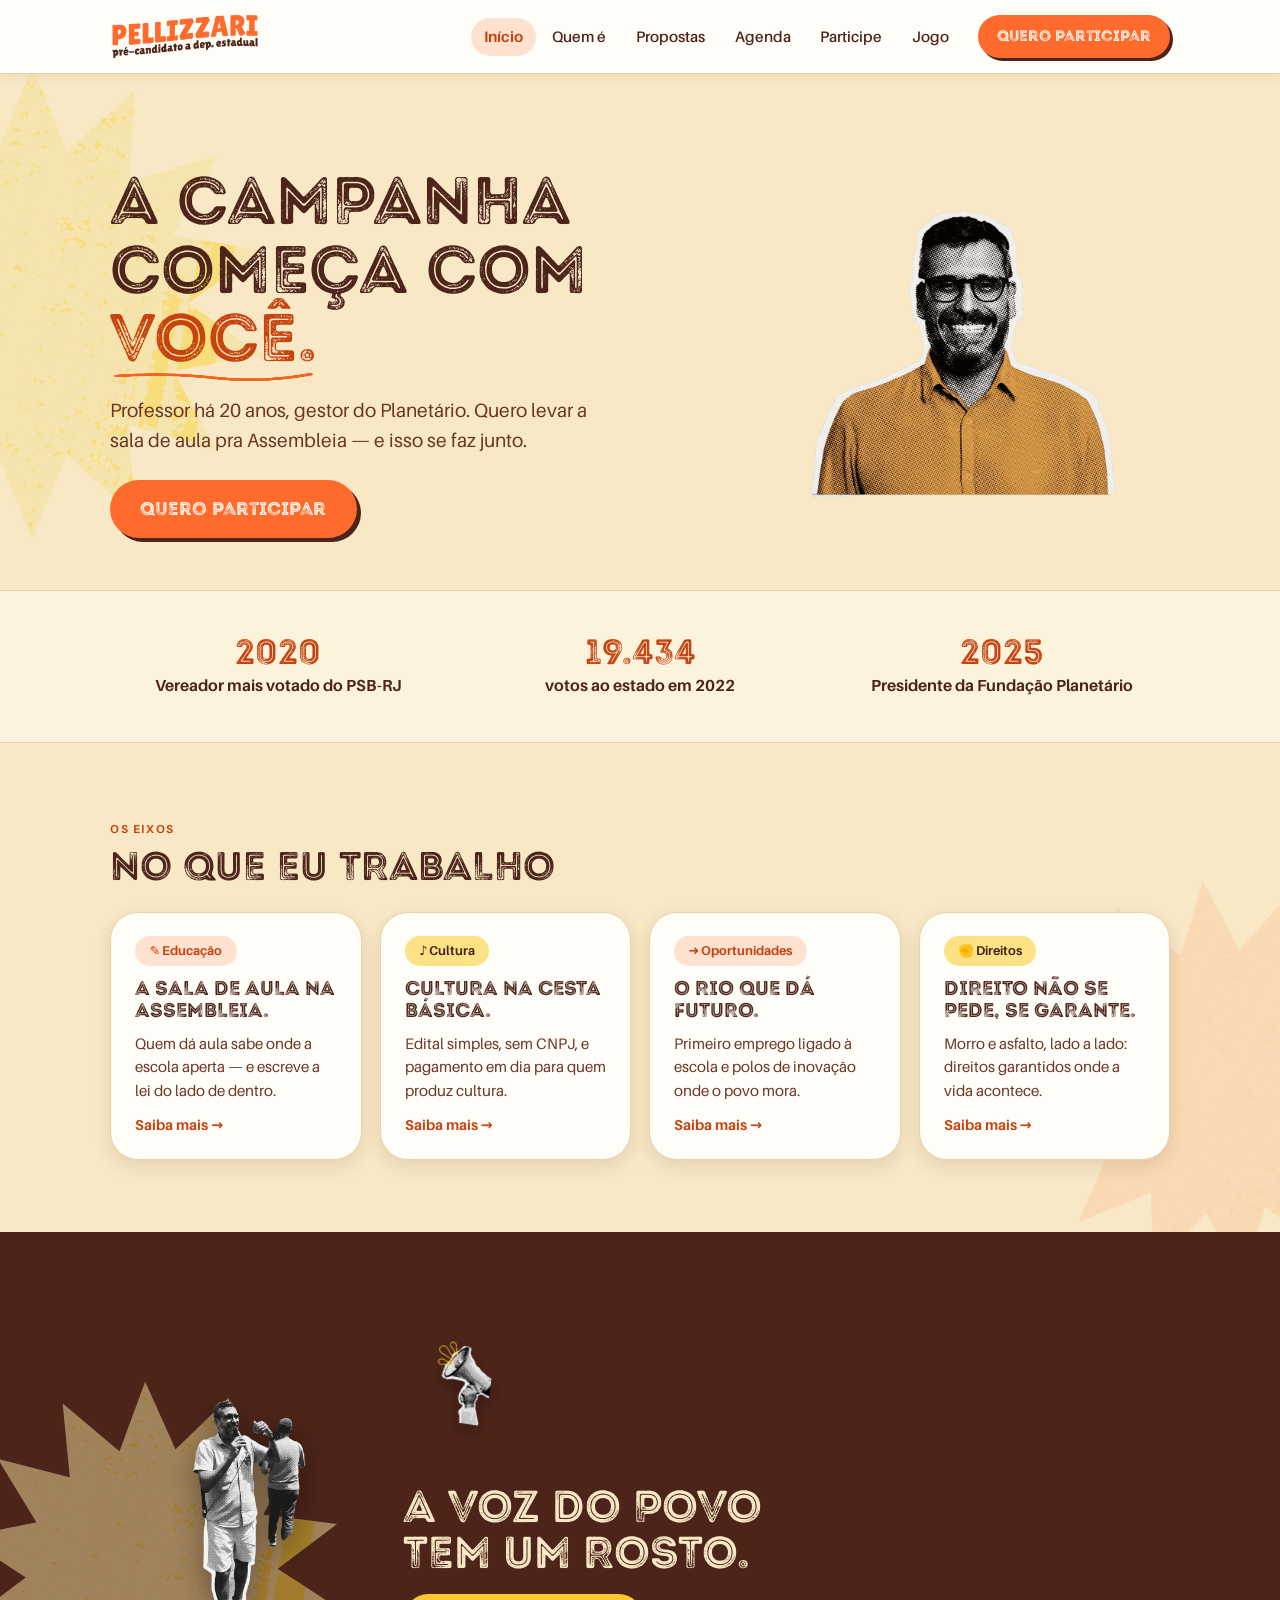
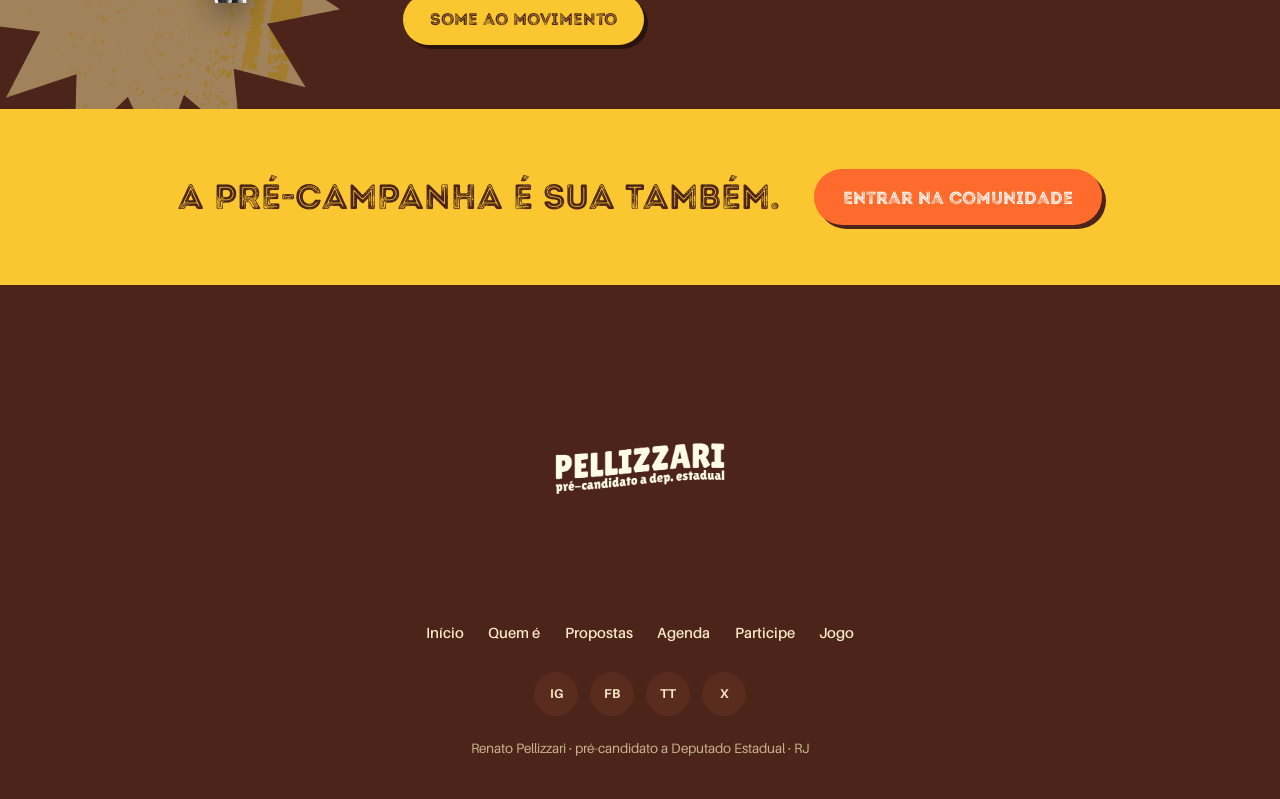
<file: index.html>
<!DOCTYPE html>
<html lang="pt-BR">
<head>
<meta charset="utf-8">
<meta name="viewport" content="width=device-width, initial-scale=1">
<title>Início · Pellizzari — pré-campanha</title>
<meta name="description" content="Renato Pellizzari — professor há 20 anos e gestor do Planetário — quer levar a sala de aula para a Assembleia. Conheça a pré-campanha e participe.">
<meta property="og:type" content="website">
<meta property="og:title" content="Renato Pellizzari — pré-campanha">
<meta property="og:description" content="Renato Pellizzari — professor há 20 anos e gestor do Planetário — quer levar a sala de aula para a Assembleia. Conheça a pré-campanha e participe.">
<meta property="og:url" content="https://renatopellizzari.com.br/">
<meta property="og:image" content="https://renatopellizzari.com.br/assets/og.png">
<meta name="twitter:card" content="summary_large_image">
<link rel="stylesheet" href="/assets/styles.css">
<script src="/assets/dc-compat.js" defer></script>
</head>
<body>
<main lang="pt-BR" style="overflow-x:hidden">

  <!-- HEADER -->
  <header class="site-header">
    <div class="sh-inner">
      <a href="/" class="sh-logo" aria-label="Página inicial Pellizzari"><img src="/assets/img/logo-principal.png" alt="Pellizzari"></a>
      <nav class="sh-nav" aria-label="Menu principal">
        <a href="/" class="active">Início</a>
        <a href="/quem-e/">Quem é</a>
        <a href="/propostas/">Propostas</a>
        <a href="/agenda/">Agenda</a>
        <a href="/participe/">Participe</a>
        <a href="/jogo/">Jogo</a>
      </nav>
      <a href="/participe/" class="sh-cta">Quero participar</a>
      <button type="button" class="sh-burger" aria-label="Abrir menu" aria-expanded="false">☰</button>
    </div>
    <nav class="sh-mobile" aria-label="Menu móvel">
      <a href="/" class="active">Início</a>
      <a href="/quem-e/">Quem é</a>
      <a href="/propostas/">Propostas</a>
      <a href="/agenda/">Agenda</a>
      <a href="/participe/">Participe</a>
      <a href="/jogo/">Jogo</a>
    </nav>
  </header>

  <!-- HERO -->
  <section style="background:#f8e8c5;padding:28px 22px 0;position:relative;overflow:hidden">
    <img src="/assets/img/sunburst-amarelo.png" alt="" aria-hidden="true" style="position:absolute;left:clamp(-220px,-18vw,-120px);top:-140px;width:clamp(280px,42vw,520px);opacity:.55;pointer-events:none;transform:rotate(-8deg)">
    <div style="max-width:1060px;margin:0 auto;display:flex;flex-wrap:wrap;align-items:flex-end;gap:12px;position:relative;z-index:1">
      <div style="flex:1 1 300px;min-width:280px;padding:26px 0 52px">
        <h1 style="font-family:'Intro Rust',sans-serif;font-weight:700;text-transform:uppercase;font-size:clamp(2.3rem,7vw,4.2rem);line-height:1.02;margin:0;color:#4c241a">
          A campanha começa com
          <span style="position:relative;display:inline-block;color:#c6430f">você.<img src="/assets/img/grafismo-rabisco.png" alt="" style="position:absolute;left:0;bottom:-10px;width:100%;height:14px;object-fit:fill"></span>
        </h1>
        <p style="font-size:clamp(1.02rem,2.5vw,1.2rem);color:#6b3626;max-width:46ch;margin:22px 0 26px">
          Professor há 20 anos, gestor do Planetário. Quero levar a sala de aula pra Assembleia — e isso se faz junto.
        </p>
        <a href="/participe/" style="font-family:'Intro Rust',sans-serif;font-weight:700;font-size:1.15rem;background:#ff6b2d;color:#fffdf7;border-radius:999px;padding:.9rem 1.9rem;text-decoration:none;display:inline-flex;box-shadow:4px 4px 0 #4c241a" style-hover="background:#f0561a;color:#fffdf7" style-active="transform:translate(2px,2px);box-shadow:2px 2px 0 #4c241a">Quero participar</a>
      </div>
      <div style="flex:0 1 400px;min-width:260px;position:relative;margin:0 auto;display:flex;justify-content:center">
        <img src="/assets/img/busto-amarelo.png" alt="Renato Pellizzari, camisa amarela, sorrindo" style="display:block;width:min(84%,360px);margin-top:12px">
      </div>
    </div>
  </section>

  <!-- FAIXA DE PROVA -->
  <section style="background:#fcf3dd;border-top:1px solid #e7d4a8;border-bottom:1px solid #e7d4a8;padding:44px 22px">
    <div style="max-width:1060px;margin:0 auto;display:grid;grid-template-columns:repeat(auto-fit,minmax(230px,1fr));gap:26px">
      <div style="display:flex;flex-direction:column;gap:.2rem;text-align:center">
        <span style="font-family:'Intro Rust',sans-serif;font-weight:700;font-size:2.2rem;color:#c6430f;line-height:1">2020</span>
        <span style="font-weight:700;color:#4c241a">Vereador mais votado do PSB-RJ</span>
      </div>
      <div style="display:flex;flex-direction:column;gap:.2rem;text-align:center">
        <span style="font-family:'Intro Rust',sans-serif;font-weight:700;font-size:2.2rem;color:#c6430f;line-height:1">19.434</span>
        <span style="font-weight:700;color:#4c241a">votos ao estado em 2022</span>
      </div>
      <div style="display:flex;flex-direction:column;gap:.2rem;text-align:center">
        <span style="font-family:'Intro Rust',sans-serif;font-weight:700;font-size:2.2rem;color:#c6430f;line-height:1">2025</span>
        <span style="font-weight:700;color:#4c241a">Presidente da Fundação Planetário</span>
      </div>
    </div>
  </section>

  <!-- OS EIXOS -->
  <section style="background:#f8e8c5;padding:72px 22px;position:relative;overflow:hidden">
    <img src="/assets/img/sunburst-laranja.png" alt="" aria-hidden="true" style="position:absolute;right:-170px;bottom:-190px;width:clamp(320px,36vw,520px);opacity:.16;pointer-events:none;transform:rotate(12deg)">
    <div style="max-width:1060px;margin:0 auto;position:relative;z-index:1">
      <span style="font-weight:800;font-size:.72rem;text-transform:uppercase;letter-spacing:.14em;color:#c6430f">Os eixos</span>
      <h2 style="font-family:'Intro Rust',sans-serif;font-weight:700;text-transform:uppercase;font-size:clamp(1.7rem,4.5vw,2.5rem);line-height:1.05;margin:.3rem 0 1.6rem;color:#4c241a">No que eu trabalho</h2>
      <div style="display:grid;grid-template-columns:repeat(auto-fit,minmax(240px,1fr));gap:18px">
        <article style="background:#fffdf7;border:1px solid #e7d4a8;border-radius:28px;padding:1.4rem 1.5rem;box-shadow:0 6px 18px rgba(74,36,26,.12);display:flex;flex-direction:column;gap:.7rem">
          <span style="font-weight:700;font-size:.8rem;border-radius:999px;padding:.32rem .9rem;background:#ffe1d0;color:#c6430f;align-self:flex-start">✎ Educação</span>
          <h3 style="font-family:'Intro Rust',sans-serif;font-weight:700;text-transform:uppercase;font-size:1.25rem;line-height:1.1;margin:0;color:#4c241a">A sala de aula na Assembleia.</h3>
          <p style="margin:0;font-size:.95rem;color:#6b3626;flex:1">Quem dá aula sabe onde a escola aperta — e escreve a lei do lado de dentro.</p>
          <a href="/propostas/#educacao" style="font-weight:700;font-size:.9rem;color:#c6430f;text-decoration:none" style-hover="color:#ff6b2d">Saiba mais →</a>
        </article>
        <article style="background:#fffdf7;border:1px solid #e7d4a8;border-radius:28px;padding:1.4rem 1.5rem;box-shadow:0 6px 18px rgba(74,36,26,.12);display:flex;flex-direction:column;gap:.7rem">
          <span style="font-weight:700;font-size:.8rem;border-radius:999px;padding:.32rem .9rem;background:#fce185;color:#4c241a;align-self:flex-start">♪ Cultura</span>
          <h3 style="font-family:'Intro Rust',sans-serif;font-weight:700;text-transform:uppercase;font-size:1.25rem;line-height:1.1;margin:0;color:#4c241a">Cultura na cesta básica.</h3>
          <p style="margin:0;font-size:.95rem;color:#6b3626;flex:1">Edital simples, sem CNPJ, e pagamento em dia para quem produz cultura.</p>
          <a href="/propostas/#cultura" style="font-weight:700;font-size:.9rem;color:#c6430f;text-decoration:none" style-hover="color:#ff6b2d">Saiba mais →</a>
        </article>
        <article style="background:#fffdf7;border:1px solid #e7d4a8;border-radius:28px;padding:1.4rem 1.5rem;box-shadow:0 6px 18px rgba(74,36,26,.12);display:flex;flex-direction:column;gap:.7rem">
          <span style="font-weight:700;font-size:.8rem;border-radius:999px;padding:.32rem .9rem;background:#ffe1d0;color:#c6430f;align-self:flex-start">➜ Oportunidades</span>
          <h3 style="font-family:'Intro Rust',sans-serif;font-weight:700;text-transform:uppercase;font-size:1.25rem;line-height:1.1;margin:0;color:#4c241a">O Rio que dá futuro.</h3>
          <p style="margin:0;font-size:.95rem;color:#6b3626;flex:1">Primeiro emprego ligado à escola e polos de inovação onde o povo mora.</p>
          <a href="/propostas/#oportunidades" style="font-weight:700;font-size:.9rem;color:#c6430f;text-decoration:none" style-hover="color:#ff6b2d">Saiba mais →</a>
        </article>
        <article style="background:#fffdf7;border:1px solid #e7d4a8;border-radius:28px;padding:1.4rem 1.5rem;box-shadow:0 6px 18px rgba(74,36,26,.12);display:flex;flex-direction:column;gap:.7rem">
          <span style="font-weight:700;font-size:.8rem;border-radius:999px;padding:.32rem .9rem;background:#fce185;color:#4c241a;align-self:flex-start">✊ Direitos</span>
          <h3 style="font-family:'Intro Rust',sans-serif;font-weight:700;text-transform:uppercase;font-size:1.25rem;line-height:1.1;margin:0;color:#4c241a">Direito não se pede, se garante.</h3>
          <p style="margin:0;font-size:.95rem;color:#6b3626;flex:1">Morro e asfalto, lado a lado: direitos garantidos onde a vida acontece.</p>
          <a href="/propostas/#direitos" style="font-weight:700;font-size:.9rem;color:#c6430f;text-decoration:none" style-hover="color:#ff6b2d">Saiba mais →</a>
        </article>
      </div>
    </div>
  </section>

  <!-- BANNER DE COLAGEM (refeito responsivo) -->
  <section style="background:#4c241a;position:relative;overflow:hidden">
    <div style="max-width:1060px;margin:0 auto;position:relative;display:flex;flex-wrap:wrap;align-items:center;gap:24px;padding:48px 22px;min-height:320px">
      <img src="/assets/img/sunburst-amarelo.png" alt="" aria-hidden="true" style="position:absolute;left:-140px;bottom:-160px;width:420px;opacity:.5;pointer-events:none;transform:rotate(-10deg)">
      <div style="flex:0 0 auto;position:relative;align-self:flex-end">
        <img src="/assets/img/corpo-microfone.png" alt="Renato Pellizzari falando ao microfone" style="display:block;height:clamp(260px,34vw,380px);width:auto;filter:drop-shadow(0 10px 14px rgba(0,0,0,.35))">
      </div>
      <div style="flex:1 1 320px;min-width:280px;position:relative;z-index:2;display:flex;flex-direction:column;gap:1.1rem;padding:1rem 0">
        <img src="/assets/img/prop-megafone.png" alt="" aria-hidden="true" style="width:120px;transform:rotate(8deg);align-self:flex-start;filter:drop-shadow(0 6px 8px rgba(0,0,0,.3))">
        <h2 style="font-family:'Intro Rust',sans-serif;font-weight:700;text-transform:uppercase;color:#f8e8c5;font-size:clamp(2rem,5vw,2.8rem);line-height:1.04;margin:0">A voz do povo<br>tem um rosto.</h2>
        <a href="/participe/" style="font-family:'Intro Rust',sans-serif;font-weight:700;font-size:1.05rem;background:#fac730;color:#4c241a;border-radius:999px;padding:.8rem 1.7rem;text-decoration:none;align-self:flex-start;box-shadow:4px 4px 0 #2a130d" style-hover="background:#edb417;color:#4c241a" style-active="transform:translate(2px,2px);box-shadow:2px 2px 0 #2a130d">Some ao movimento</a>
      </div>
    </div>
  </section>

  <!-- FAIXA CTA FINAL -->
  <section style="background:#fac730;padding:60px 22px">
    <div style="max-width:1060px;margin:0 auto;display:flex;flex-wrap:wrap;align-items:center;justify-content:center;gap:18px 34px;text-align:center">
      <h2 style="font-family:'Intro Rust',sans-serif;font-weight:700;text-transform:uppercase;font-size:clamp(1.5rem,4.5vw,2.2rem);line-height:1.05;margin:0;color:#4c241a">A pré-campanha é sua também.</h2>
      <a href="/participe/" style="font-family:'Intro Rust',sans-serif;font-weight:700;font-size:1.1rem;background:#ff6b2d;color:#fffdf7;border-radius:999px;padding:.9rem 1.8rem;text-decoration:none;display:inline-flex;box-shadow:4px 4px 0 #4c241a" style-hover="background:#f0561a;color:#fffdf7" style-active="transform:translate(2px,2px);box-shadow:2px 2px 0 #4c241a">Entrar na comunidade</a>
    </div>
  </section>

  <!-- FOOTER -->
  <footer class="site-footer">
    <div class="sf-inner">
      <img src="/assets/img/logo-pellizzari-creme.png" alt="Pellizzari">
      <nav class="sf-nav" aria-label="Menu do rodapé">
        <a href="/">Início</a>
        <a href="/quem-e/">Quem é</a>
        <a href="/propostas/">Propostas</a>
        <a href="/agenda/">Agenda</a>
        <a href="/participe/">Participe</a>
        <a href="/jogo/">Jogo</a>
      </nav>
      <div class="sf-social">
        <a href="https://www.instagram.com/renatopellizzari/" target="_blank" rel="noopener" aria-label="Instagram">IG</a>
        <a href="https://www.facebook.com/renato.pellizzari" target="_blank" rel="noopener" aria-label="Facebook">FB</a>
        <a href="https://www.tiktok.com/@repellizzari" target="_blank" rel="noopener" aria-label="TikTok">TT</a>
        <a href="https://x.com/repellizzari" target="_blank" rel="noopener" aria-label="X">X</a>
      </div>
      <p class="sf-legal">Renato Pellizzari · pré-candidato a Deputado Estadual · RJ</p>
    </div>
  </footer>

</main>
</body>
</html>
</file>
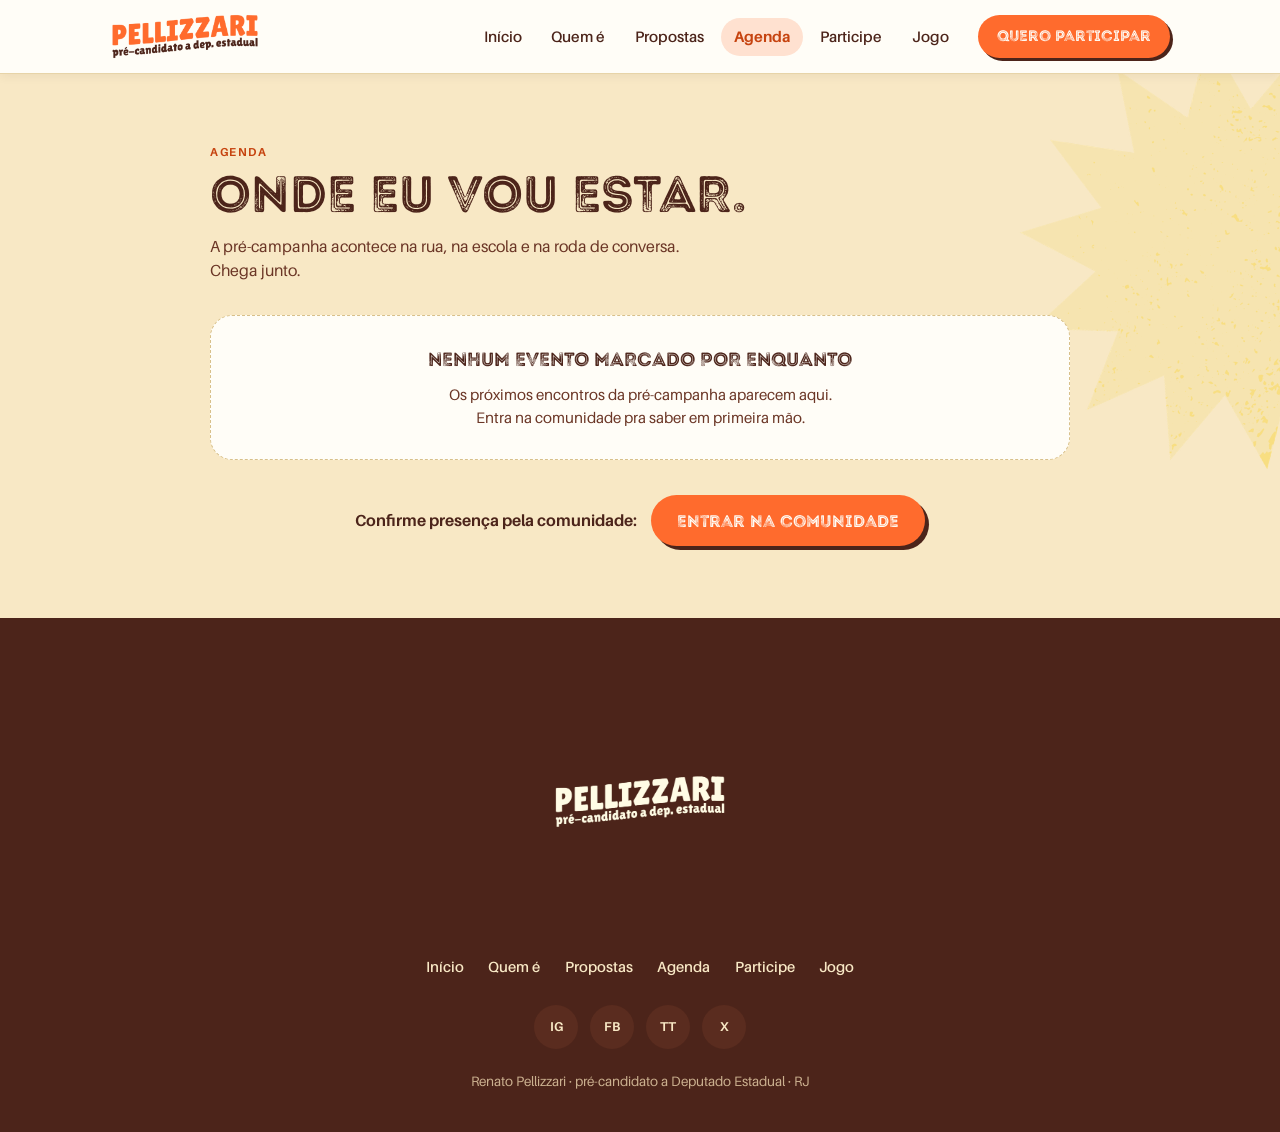
<file: agenda/index.html>
<!DOCTYPE html>
<html lang="pt-BR">
<head>
<meta charset="utf-8">
<meta name="viewport" content="width=device-width, initial-scale=1">
<title>Agenda · Pellizzari — pré-campanha</title>
<meta name="description" content="Onde o Pelli vai estar: rodas de conversa, caminhadas e encontros da pré-campanha pelo Rio. Chega junto.">
<meta property="og:type" content="website">
<meta property="og:title" content="Agenda — Renato Pellizzari">
<meta property="og:description" content="Onde o Pelli vai estar: rodas de conversa, caminhadas e encontros da pré-campanha pelo Rio. Chega junto.">
<meta property="og:url" content="https://renatopellizzari.com.br/agenda/">
<meta property="og:image" content="https://renatopellizzari.com.br/assets/og.png">
<meta name="twitter:card" content="summary_large_image">
<link rel="stylesheet" href="/assets/styles.css">
<script src="/assets/dc-compat.js" defer></script>
</head>
<body>
<main lang="pt-BR" style="overflow-x:hidden">

  <header class="site-header">
    <div class="sh-inner">
      <a href="/" class="sh-logo" aria-label="Página inicial Pellizzari"><img src="/assets/img/logo-principal.png" alt="Pellizzari"></a>
      <nav class="sh-nav" aria-label="Menu principal">
        <a href="/">Início</a>
        <a href="/quem-e/">Quem é</a>
        <a href="/propostas/">Propostas</a>
        <a href="/agenda/" class="active">Agenda</a>
        <a href="/participe/">Participe</a>
        <a href="/jogo/">Jogo</a>
      </nav>
      <a href="/participe/" class="sh-cta">Quero participar</a>
      <button type="button" class="sh-burger" aria-label="Abrir menu" aria-expanded="false">☰</button>
    </div>
    <nav class="sh-mobile" aria-label="Menu móvel">
      <a href="/">Início</a>
      <a href="/quem-e/">Quem é</a>
      <a href="/propostas/">Propostas</a>
      <a href="/agenda/" class="active">Agenda</a>
      <a href="/participe/">Participe</a>
      <a href="/jogo/">Jogo</a>
    </nav>
  </header>

  <section style="background:#f8e8c5;padding:64px 22px 72px;position:relative;overflow:hidden">
    <img src="/assets/img/sunburst-amarelo.png" alt="" aria-hidden="true" style="position:absolute;right:clamp(-240px,-16vw,-130px);top:-160px;width:clamp(280px,38vw,480px);opacity:.5;pointer-events:none;transform:rotate(10deg)">
    <div style="max-width:860px;margin:0 auto;position:relative;z-index:1">
      <span style="font-weight:800;font-size:.72rem;text-transform:uppercase;letter-spacing:.14em;color:#c6430f">Agenda</span>
      <h1 style="font-family:'Intro Rust',sans-serif;font-weight:700;text-transform:uppercase;font-size:clamp(2rem,5.5vw,3.2rem);line-height:1.03;margin:.3rem 0 .8rem;color:#4c241a">Onde eu vou estar.</h1>
      <p style="margin:0 0 2rem;color:#6b3626;max-width:56ch">A pré-campanha acontece na rua, na escola e na roda de conversa. Chega junto.</p>

      <!-- Eventos (edite livremente) -->
      <div id="agenda-lista" style="display:flex;flex-direction:column;gap:14px"></div>

      <div style="display:flex;flex-wrap:wrap;align-items:center;gap:14px;margin-top:2.2rem;justify-content:center;text-align:center">
        <p style="margin:0;font-weight:700;color:#4c241a">Confirme presença pela comunidade:</p>
        <a href="/participe/" style="font-family:'Intro Rust',sans-serif;font-weight:700;font-size:1.05rem;background:#ff6b2d;color:#fffdf7;border-radius:999px;padding:.8rem 1.6rem;text-decoration:none;display:inline-flex;box-shadow:4px 4px 0 #4c241a" style-hover="background:#f0561a;color:#fffdf7" style-active="transform:translate(2px,2px);box-shadow:2px 2px 0 #4c241a">Entrar na comunidade</a>
      </div>
    </div>
  </section>

  <footer class="site-footer">
    <div class="sf-inner">
      <img src="/assets/img/logo-pellizzari-creme.png" alt="Pellizzari">
      <nav class="sf-nav" aria-label="Menu do rodapé">
        <a href="/">Início</a>
        <a href="/quem-e/">Quem é</a>
        <a href="/propostas/">Propostas</a>
        <a href="/agenda/">Agenda</a>
        <a href="/participe/">Participe</a>
        <a href="/jogo/">Jogo</a>
      </nav>
      <div class="sf-social">
        <a href="https://www.instagram.com/renatopellizzari/" target="_blank" rel="noopener" aria-label="Instagram">IG</a>
        <a href="https://www.facebook.com/renato.pellizzari" target="_blank" rel="noopener" aria-label="Facebook">FB</a>
        <a href="https://www.tiktok.com/@repellizzari" target="_blank" rel="noopener" aria-label="TikTok">TT</a>
        <a href="https://x.com/repellizzari" target="_blank" rel="noopener" aria-label="X">X</a>
      </div>
      <p class="sf-legal">Renato Pellizzari · pré-candidato a Deputado Estadual · RJ</p>
    </div>
  </footer>

</main>

<script>
  // Edite esta lista para atualizar a agenda.
  // "data" no formato AAAA-MM-DD controla o sumiço automático: o card
  // aparece enquanto a data for hoje ou futura; passou o dia, ele some sozinho.
  // Campos opcionais: horario, local, bairro, descricao (deixe "" para ocultar).
  var EVENTOS = [
    { data:"2026-07-31", dia:"31", mes:"jul", diaSemana:"Sexta", titulo:"Casa Mãe Divino Belo Amor", horario:"10h às 12h", local:"", bairro:"Lins de Vasconcelos", descricao:"Visita institucional. Bate-papo focado na inclusão e no impacto da Navezinha Lins, destacando como a tecnologia integrada à instituição tem gerado avanços para os alunos." },
    { data:"2026-08-04", dia:"04", mes:"ago", diaSemana:"Terça", titulo:"Aulão de História na Maranatha", horario:"14h30", local:"", bairro:"Lins de Vasconcelos", descricao:"Brasil República: uma viagem pela nossa história. Público: 50 rapazes em processo de reabilitação/dependência química." },
    { data:"2026-08-05", dia:"05", mes:"ago", diaSemana:"Quarta", titulo:"Podcast Errejota", horario:"14h às 16h", local:"Local a confirmar", bairro:"", descricao:"" },
    { data:"2026-08-06", dia:"06", mes:"ago", diaSemana:"Quinta", titulo:"Gravação de vídeo com Heloísa Helena", horario:"09h", local:"Local a confirmar", bairro:"", descricao:"" },
    { data:"2026-08-06", dia:"06", mes:"ago", diaSemana:"Quinta", titulo:"Comício doméstico com Freixo", horario:"19h", local:"", bairro:"Praça da Bandeira", descricao:"" },
    { data:"2026-08-08", dia:"08", mes:"ago", diaSemana:"Sábado", titulo:"Cineclube Silvio Tendler", horario:"16h", local:"", bairro:"Botafogo", descricao:"Exibição do filme Tancredo, a Travessia, de Silvio Tendler, seguida de debate. Estacionamento no local." },
    { data:"2026-08-12", dia:"12", mes:"ago", diaSemana:"Quarta", titulo:"Aniversário de 2 anos da Navezinha do Lins", horario:"12h30", local:"", bairro:"Lins de Vasconcelos", descricao:"Almoço com feijoada reunindo parceiros estratégicos do território. Presença de representantes das escolas da região, assistentes sociais e presidentes das associações de moradores do Complexo do Lins. Apresentação do jovem Kennedy, de aluno da trilha de aprendizagem a integrante da equipe interna e jogador profissional do time de e-sports (Arcanjo) na Nave do Conhecimento do Engenhão." },
    { data:"2026-08-14", dia:"14", mes:"ago", diaSemana:"Sexta", titulo:"Café da manhã e bate-papo (com Tati Roque)", horario:"09h30", local:"", bairro:"Lins de Vasconcelos", descricao:"Café da manhã e bate-papo sobre Educação e Tecnologia (com Tati Roque)." },
    { data:"2026-08-15", dia:"15", mes:"ago", diaSemana:"Sábado", titulo:"Seu Largato Mama", horario:"A partir das 15h", local:"", bairro:"Vila Isabel", descricao:"" }
  ];

  var lista = document.getElementById('agenda-lista');

  // Só eventos de hoje em diante, ordenados por data (passou o dia, some).
  var hoje = new Date(); hoje.setHours(0, 0, 0, 0);
  function parseData(s){ var p = s.split('-'); return new Date(+p[0], +p[1] - 1, +p[2]); }
  var visiveis = EVENTOS
    .filter(function(ev){ return parseData(ev.data) >= hoje; })
    .sort(function(a, b){ return parseData(a.data) - parseData(b.data); });

  if (visiveis.length === 0) {
    var vazio = document.createElement('div');
    vazio.setAttribute('style','background:#fffdf7;border:1px dashed #d8c08a;border-radius:22px;padding:1.8rem 1.4rem;text-align:center');
    vazio.innerHTML =
      '<p style="margin:0;font-family:\'Intro Rust\',sans-serif;font-weight:700;text-transform:uppercase;font-size:1.2rem;color:#4c241a">Nenhum evento marcado por enquanto</p>'
      + '<p style="margin:.5rem auto 0;font-size:.95rem;color:#6b3626;max-width:44ch">Os próximos encontros da pré-campanha aparecem aqui. Entra na comunidade pra saber em primeira mão.</p>';
    lista.appendChild(vazio);
  }

  visiveis.forEach(function(ev){
    var meta = ev.diaSemana + (ev.horario ? ' · ' + ev.horario : '');
    var el = document.createElement('article');
    el.setAttribute('style','background:#fffdf7;border:1px solid #e7d4a8;border-radius:22px;padding:1.1rem 1.3rem;box-shadow:0 6px 18px rgba(74,36,26,.1);display:flex;flex-wrap:wrap;align-items:flex-start;gap:14px 20px');
    el.innerHTML =
      '<div style="background:#ffe1d0;color:#c6430f;border-radius:16px;min-width:74px;padding:.5rem .6rem;display:flex;flex-direction:column;align-items:center;line-height:1.05;flex-shrink:0">'
      + '<span style="font-family:\'Intro Rust\',sans-serif;font-weight:700;font-size:1.4rem">'+ev.dia+'</span>'
      + '<span style="font-weight:800;font-size:.72rem;text-transform:uppercase;letter-spacing:.08em">'+ev.mes+'</span></div>'
      + '<div style="flex:1 1 240px;min-width:200px">'
      + '<h2 style="font-family:\'Intro Rust\',sans-serif;font-weight:700;text-transform:uppercase;font-size:1.1rem;line-height:1.12;margin:0 0 .25rem;color:#4c241a">'+ev.titulo+'</h2>'
      + '<p style="margin:0 0 .2rem;font-size:.82rem;font-weight:700;color:#c6430f">'+meta+'</p>'
      + (ev.local ? '<p style="margin:0;font-size:.9rem;color:#6b3626">📍 '+ev.local+'</p>' : '')
      + (ev.descricao ? '<p style="margin:.45rem 0 0;font-size:.86rem;color:#6b3626;line-height:1.45">'+ev.descricao+'</p>' : '')
      + '</div>'
      + (ev.bairro ? '<span style="font-weight:700;font-size:.8rem;border-radius:999px;padding:.32rem .9rem;background:#fce185;color:#4c241a;flex-shrink:0">'+ev.bairro+'</span>' : '');
    lista.appendChild(el);
  });
</script>
</body>
</html>
</file>
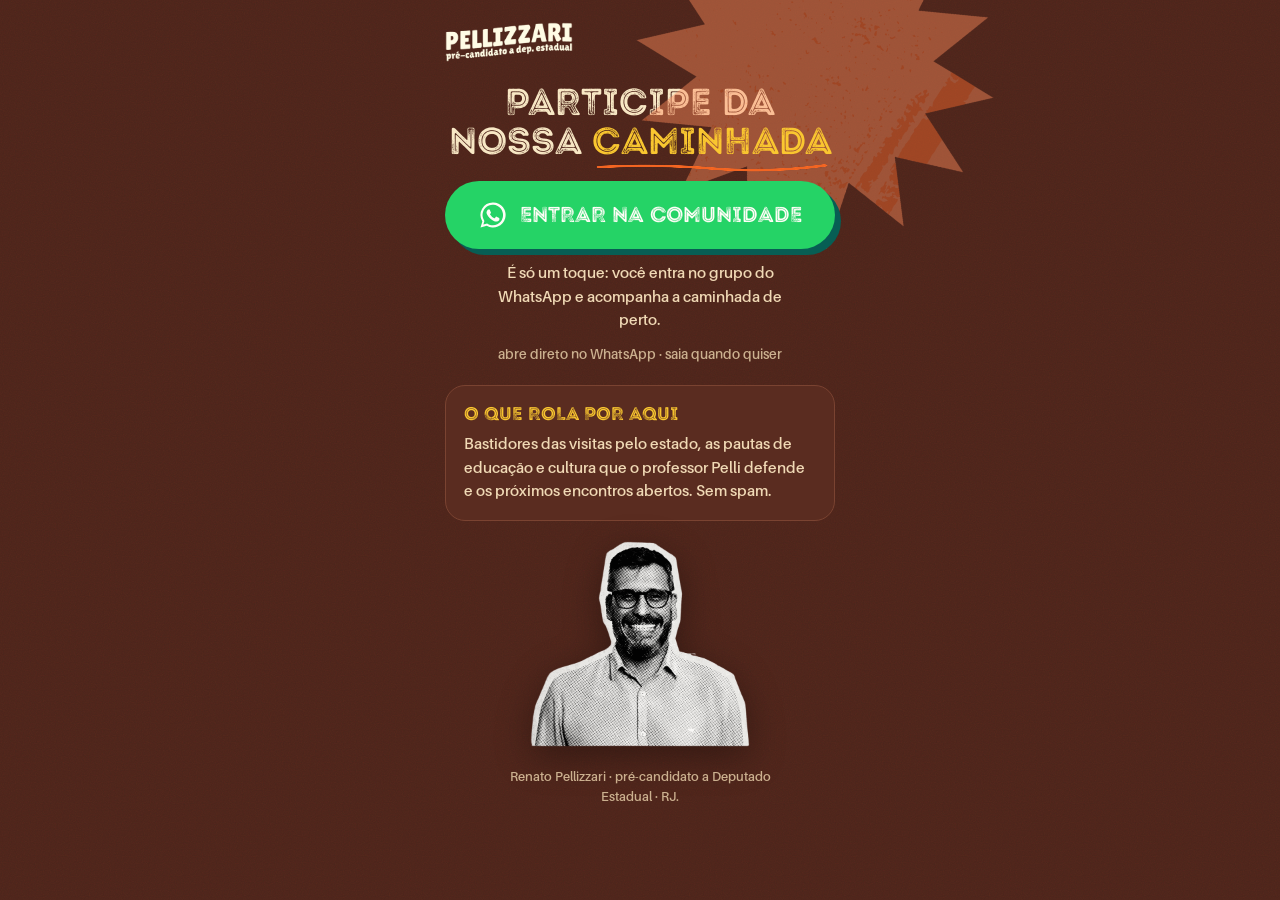
<file: comunidade/index.html>
<!DOCTYPE html>
<html lang="pt-BR">
<head>
<meta charset="utf-8">
<meta name="viewport" content="width=device-width, initial-scale=1">
<title>Participe da nossa caminhada · Renato Pellizzari</title>
<meta name="description" content="Entre na Comunidade do Pelli no WhatsApp e acompanhe a caminhada de perto. Sem spam, saia quando quiser.">
<meta property="og:title" content="Participe da nossa caminhada · Renato Pellizzari">
<meta property="og:description" content="Entre na Comunidade do Pelli no WhatsApp e acompanhe a caminhada de perto.">
<meta property="og:type" content="website">
<meta property="og:url" content="https://renatopellizzari.com.br/comunidade/">
<meta property="og:image" content="https://renatopellizzari.com.br/comunidade/assets/busto-pb.png">
<style>
@font-face{font-family:"Intro Rust";src:url("fonts/IntroRustG-Base2Line.otf") format("opentype");font-weight:700;font-display:swap}
@font-face{font-family:"Aileron";src:url("fonts/Aileron-SemiBold.otf") format("opentype");font-weight:600;font-display:swap}
@font-face{font-family:"Aileron";src:url("fonts/Aileron-Bold.otf") format("opentype");font-weight:700;font-display:swap}
@font-face{font-family:"Aileron";src:url("fonts/Aileron-Heavy.otf") format("opentype");font-weight:800;font-display:swap}

*{box-sizing:border-box}
html{-webkit-text-size-adjust:100%}
body{margin:0;background:#4c241a;color:#f8e8c5;font-family:"Aileron",system-ui,sans-serif;line-height:1.55;-webkit-font-smoothing:antialiased}
img{display:block;max-width:100%}

.page{position:relative;min-height:100vh;min-height:100dvh;display:flex;flex-direction:column;align-items:center;overflow:hidden}
.grain{position:absolute;inset:0;pointer-events:none;mix-blend-mode:overlay;opacity:.2;background-image:url("data:image/svg+xml,%3Csvg xmlns='http://www.w3.org/2000/svg' width='300' height='300'%3E%3Cfilter id='n'%3E%3CfeTurbulence type='fractalNoise' baseFrequency='0.85' numOctaves='2'/%3E%3C/filter%3E%3Crect width='300' height='300' filter='url(%23n)'/%3E%3C/svg%3E")}
.wrap{position:relative;z-index:1;width:100%;max-width:430px;display:flex;flex-direction:column;align-items:center;gap:20px;padding:22px 20px 30px;text-align:center}
.sunburst{position:absolute;top:-110px;right:-140px;width:360px;opacity:.45;pointer-events:none;transform:rotate(14deg);z-index:0}
.logo{width:128px;align-self:flex-start;position:relative;z-index:1}

.eyebrow{font-weight:800;font-size:.72rem;text-transform:uppercase;letter-spacing:.16em;color:#fac730;margin:0}
h1{font-family:"Intro Rust",sans-serif;font-weight:700;text-transform:uppercase;font-size:clamp(1.9rem,8.6vw,2.35rem);line-height:1.05;margin:0;color:#f8e8c5}
.mark{position:relative;display:inline-block;color:#fac730}
.mark img{position:absolute;left:0;bottom:-12px;width:100%;height:12px;object-fit:fill}

.cta-area{position:relative;z-index:2;display:flex;flex-direction:column;align-items:center;gap:12px;width:100%}
.cta{font-family:"Intro Rust",sans-serif;font-weight:700;font-size:clamp(1.05rem,4.8vw,1.35rem);text-transform:uppercase;color:#fffdf7;background:#25d366;border-radius:999px;padding:1.1rem 1.2rem;width:100%;min-height:66px;text-decoration:none;display:inline-flex;align-items:center;justify-content:center;gap:.7rem;box-shadow:6px 6px 0 #075e54;animation:pulse 2.4s ease-out infinite}
.cta:hover{background:#1fb457}
.cta:active{transform:translate(3px,3px);box-shadow:3px 3px 0 #075e54;animation:none}
.cta:focus-visible{outline:3px solid #fac730;outline-offset:3px}
.cta svg{flex-shrink:0}
@keyframes pulse{0%,100%{box-shadow:6px 6px 0 #075e54,0 0 0 0 rgba(37,211,102,.55)}50%{box-shadow:6px 6px 0 #075e54,0 0 0 22px rgba(37,211,102,0)}}
@media (prefers-reduced-motion:reduce){.cta{animation:none}}

.lead{margin:0;color:#f0d9b5;font-size:.95rem;max-width:34ch}
.fine{font-size:.85rem;color:#cbb08f}

.card{position:relative;z-index:1;width:100%;background:#5a2c20;border:1px solid #7a4331;border-radius:20px;padding:1.1rem;display:flex;flex-direction:column;gap:.5rem;text-align:left}
.card h2{font-family:"Intro Rust",sans-serif;font-weight:700;text-transform:uppercase;font-size:1.15rem;line-height:1.1;margin:0;color:#fac730}
.card p{margin:0;color:#f0d9b5;font-size:.95rem}

.busto{width:min(58%,220px);position:relative;z-index:1;filter:drop-shadow(0 10px 18px rgba(0,0,0,.35))}
.foot{margin:0;color:#cbb08f;font-size:.8rem;max-width:36ch;position:relative;z-index:1}
</style>
</head>
<body>
<main class="page">
  <div class="grain" aria-hidden="true"></div>
  <div class="wrap">
    <img class="sunburst" src="assets/sunburst-laranja.png" alt="" aria-hidden="true">
    <img class="logo" src="assets/logo-pellizzari-creme.png" alt="Pellizzari">

    <h1>Participe da nossa <span class="mark">caminhada<img src="assets/grafismo-rabisco.png" alt="" aria-hidden="true"></span></h1>

    <div class="cta-area">
      <a class="cta" href="https://chat.whatsapp.com/GhcEBOG2gbYBqSLrL5Hl3r?mode=gi_t" target="_blank" rel="noopener">
        <svg width="30" height="30" viewBox="0 0 24 24" fill="currentColor" aria-hidden="true"><path d="M12 2a9.9 9.9 0 0 0-8.5 15.1L2 22l5-1.4A10 10 0 1 0 12 2Zm0 18.2c-1.6 0-3.1-.4-4.4-1.2l-.3-.2-3 .8.8-2.9-.2-.3A8.2 8.2 0 1 1 12 20.2Zm4.6-6.1c-.3-.1-1.5-.7-1.7-.8-.2-.1-.4-.1-.6.1-.2.3-.6.8-.8 1-.1.2-.3.2-.5.1a6.7 6.7 0 0 1-3.3-2.9c-.3-.4 0-.5.2-.7l.4-.5c.1-.2.1-.4 0-.5l-.8-1.9c-.2-.5-.4-.4-.6-.4h-.5c-.2 0-.5.1-.7.3-.2.3-.9.9-.9 2.1s.9 2.4 1.1 2.6c.1.2 1.8 2.8 4.4 3.9 1.6.7 2.2.7 3 .6.5-.1 1.5-.6 1.7-1.2.2-.6.2-1.1.1-1.2 0-.1-.2-.2-.5-.3Z"></path></svg>
        Entrar na Comunidade
      </a>
      <p class="lead">É só um toque: você entra no grupo do WhatsApp e acompanha a caminhada de perto.</p>
      <span class="fine">abre direto no WhatsApp · saia quando quiser</span>
    </div>

    <div class="card">
      <h2>O que rola por aqui</h2>
      <p>Bastidores das visitas pelo estado, as pautas de educação e cultura que o professor Pelli defende e os próximos encontros abertos. Sem spam.</p>
    </div>

    <img class="busto" src="assets/busto-pb.png" alt="Renato Pellizzari, recorte em meio-tom">
    <p class="foot">Renato Pellizzari · pré-candidato a Deputado Estadual · RJ.</p>
  </div>
</main>
</body>
</html>
</file>
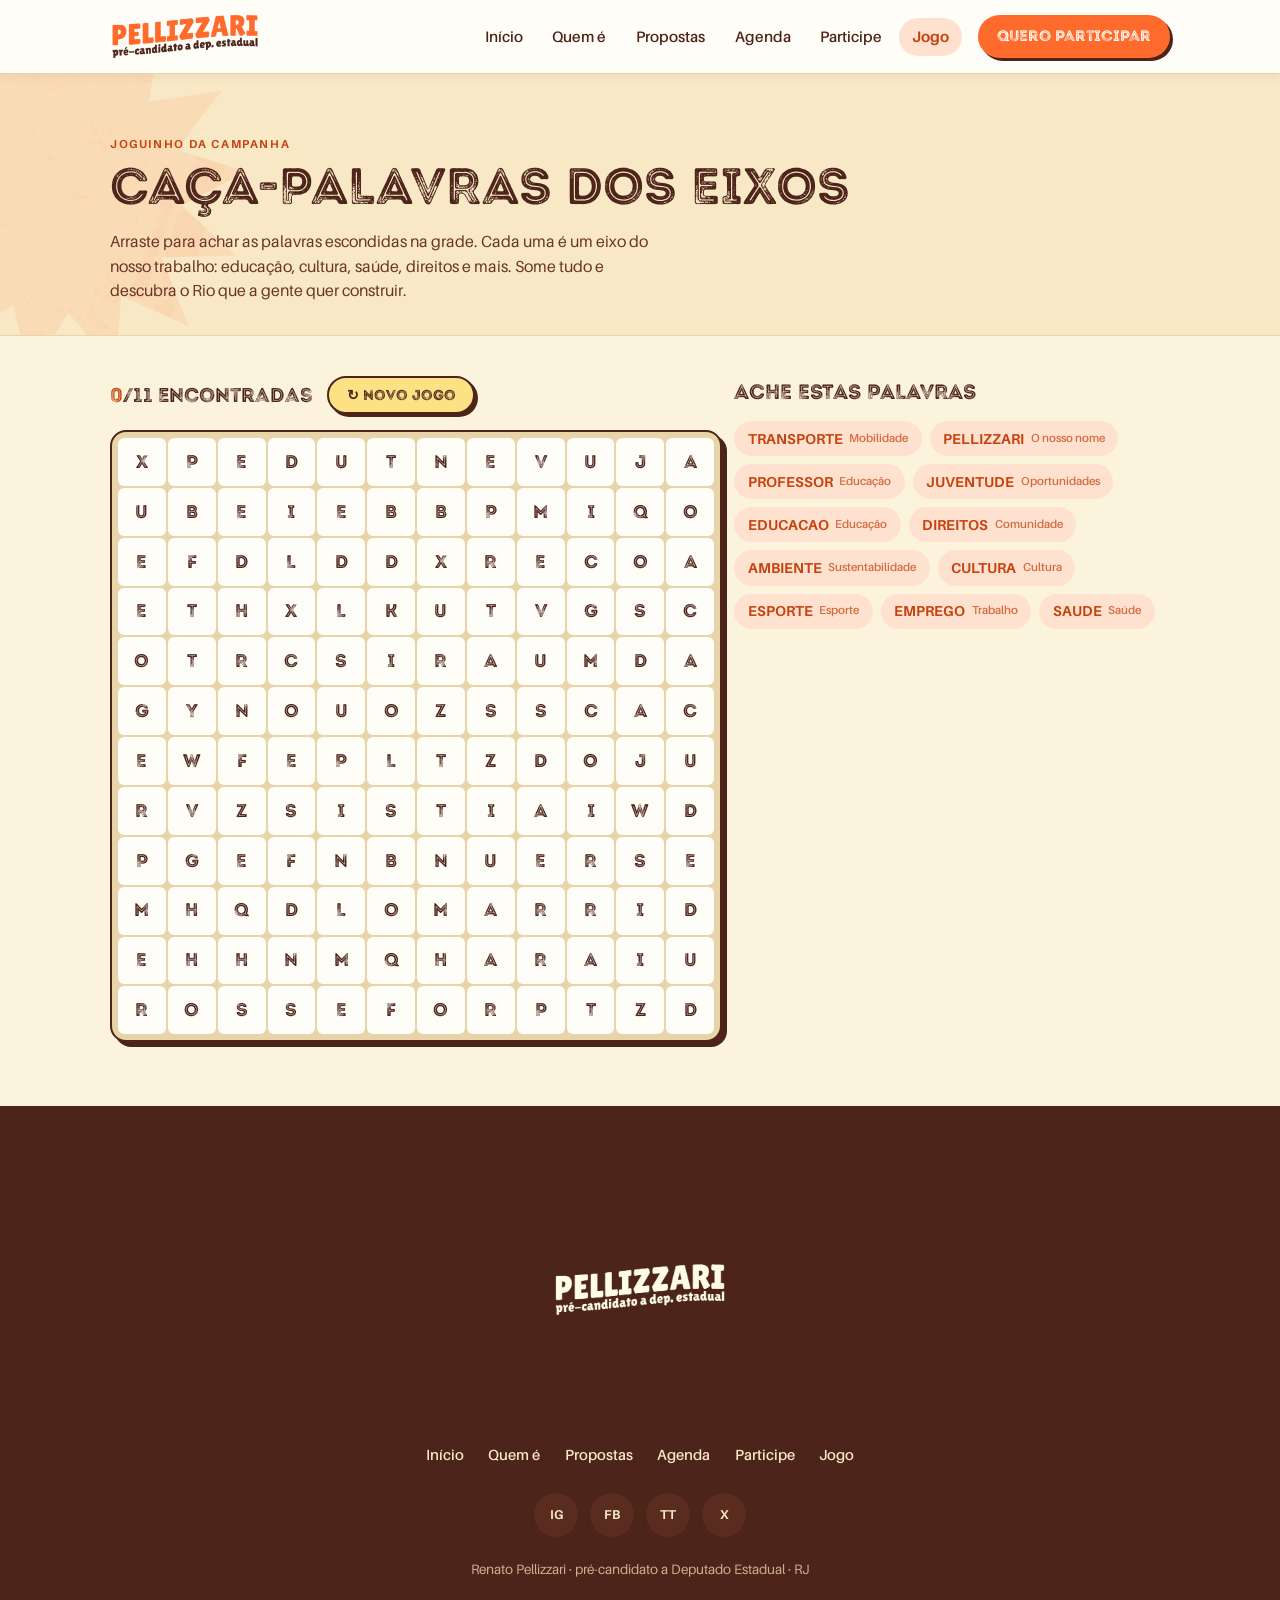
<file: jogo/index.html>
<!DOCTYPE html>
<html lang="pt-BR">
<head>
<meta charset="utf-8">
<meta name="viewport" content="width=device-width, initial-scale=1">
<title>Caça-palavras · Pellizzari · pré-campanha</title>
<meta name="description" content="Ache as palavras dos eixos do Pellizzari: educação, cultura, saúde, direitos e mais. Um joguinho rápido pra conhecer as propostas.">
<meta property="og:type" content="website">
<meta property="og:title" content="Caça-palavras · Renato Pellizzari">
<meta property="og:description" content="Ache as palavras dos eixos do Pellizzari. Um joguinho rápido pra conhecer as propostas.">
<meta property="og:url" content="https://renatopellizzari.com.br/jogo/">
<meta property="og:image" content="https://renatopellizzari.com.br/assets/og.png">
<meta name="twitter:card" content="summary_large_image">
<link rel="stylesheet" href="/assets/styles.css">
<script src="/assets/dc-compat.js" defer></script>
<style>
  /* ===== Caça-palavras ===== */
  .cp-wrap{max-width:1060px;margin:0 auto;display:flex;flex-wrap:wrap;gap:28px;align-items:flex-start}
  .cp-board-col{flex:1 1 420px;min-width:290px}
  .cp-side{flex:1 1 260px;min-width:240px}

  .cp-board{
    display:grid;gap:2px;background:#e7d4a8;padding:6px;border-radius:16px;
    box-shadow:5px 5px 0 #4c241a;border:2px solid #4c241a;
    touch-action:none;-webkit-user-select:none;user-select:none;width:100%;aspect-ratio:1
  }
  .cp-cell{
    display:flex;align-items:center;justify-content:center;background:#fffdf7;color:#4c241a;
    font-family:"Intro Rust",system-ui,sans-serif;font-weight:700;border-radius:6px;cursor:pointer;
    font-size:clamp(.7rem,2.6vw,1.15rem);line-height:1;aspect-ratio:1;transition:background .08s,color .08s,transform .08s
  }
  .cp-cell.sel{background:#ff6b2d;color:#fffdf7;transform:scale(1.04)}
  .cp-cell.found{background:#fce185;color:#4c241a}
  .cp-cell.found.sel{background:#ff6b2d;color:#fffdf7}

  .cp-words{list-style:none;margin:0;padding:0;display:flex;flex-wrap:wrap;gap:.5rem}
  .cp-words li{
    display:inline-flex;align-items:center;gap:.4rem;background:#ffe1d0;color:#c6430f;font-weight:700;
    border-radius:999px;padding:.4rem .85rem;font-size:.9rem;transition:opacity .2s
  }
  .cp-words li.done{background:#e7d4a8;color:#8a6a3a;text-decoration:line-through;opacity:.7}
  .cp-words li .cp-eixo{font-weight:600;font-size:.72rem;opacity:.75}

  .cp-hud{display:flex;flex-wrap:wrap;align-items:center;gap:14px;margin:0 0 1rem}
  .cp-progress{font-family:"Intro Rust",sans-serif;font-weight:700;font-size:1.25rem;color:#4c241a}
  .cp-progress b{color:#c6430f}
  .cp-btn{
    font-family:"Intro Rust",sans-serif;font-weight:700;font-size:.9rem;background:#fce185;color:#4c241a;
    border:2px solid #4c241a;border-radius:999px;padding:.5rem 1.1rem;cursor:pointer;
    box-shadow:3px 3px 0 #4c241a;transition:transform .1s,box-shadow .1s
  }
  .cp-btn:hover{background:#fac730}
  .cp-btn:active{transform:translate(2px,2px);box-shadow:1px 1px 0 #4c241a}

  /* Vitória */
  .cp-win{
    display:none;margin-top:22px;background:#4c241a;color:#f8e8c5;border-radius:18px;padding:28px 24px;
    text-align:center;box-shadow:5px 5px 0 #c6430f
  }
  .cp-win.show{display:block;animation:cpPop .35s ease}
  @keyframes cpPop{from{transform:scale(.94);opacity:0}to{transform:scale(1);opacity:1}}
  .cp-win h3{font-family:"Intro Rust",sans-serif;font-weight:700;text-transform:uppercase;font-size:clamp(1.4rem,4.5vw,2rem);margin:.2rem 0 .5rem;color:#fac730}
  .cp-win p{margin:0 auto 1.2rem;max-width:46ch}
  .cp-win-actions{display:flex;flex-wrap:wrap;gap:12px;justify-content:center}
  .cp-cta{
    font-family:"Intro Rust",sans-serif;font-weight:700;font-size:1rem;background:#ff6b2d;color:#fffdf7;
    border-radius:999px;padding:.75rem 1.6rem;text-decoration:none;display:inline-flex;box-shadow:4px 4px 0 #fac730;
    transition:transform .1s,box-shadow .1s,background .12s
  }
  .cp-cta:hover{background:#f0561a;color:#fffdf7}
  .cp-cta:active{transform:translate(2px,2px);box-shadow:2px 2px 0 #fac730}
  .cp-cta.ghost{background:transparent;color:#f8e8c5;box-shadow:inset 0 0 0 2px #f8e8c5}
  .cp-cta.ghost:hover{background:#5a2c1f;color:#fffdf7}
  .cp-share{background:#fac730;color:#4c241a;border:none;cursor:pointer;font-size:1rem}
  .cp-share:hover{background:#fce185;color:#4c241a}
  .cp-share-hint{min-height:1.1rem;margin:.9rem 0 0;font-size:.85rem;color:#fac730}

  @media (prefers-reduced-motion:reduce){.cp-cell,.cp-win{transition:none;animation:none}}
</style>
</head>
<body>
<main lang="pt-BR" style="overflow-x:hidden">

  <header class="site-header">
    <div class="sh-inner">
      <a href="/" class="sh-logo" aria-label="Página inicial Pellizzari"><img src="/assets/img/logo-principal.png" alt="Pellizzari"></a>
      <nav class="sh-nav" aria-label="Menu principal">
        <a href="/">Início</a>
        <a href="/quem-e/">Quem é</a>
        <a href="/propostas/">Propostas</a>
        <a href="/agenda/">Agenda</a>
        <a href="/participe/">Participe</a>
        <a href="/jogo/" class="active">Jogo</a>
      </nav>
      <a href="/participe/" class="sh-cta">Quero participar</a>
      <button type="button" class="sh-burger" aria-label="Abrir menu" aria-expanded="false">☰</button>
    </div>
    <nav class="sh-mobile" aria-label="Menu móvel">
      <a href="/">Início</a>
      <a href="/quem-e/">Quem é</a>
      <a href="/propostas/">Propostas</a>
      <a href="/agenda/">Agenda</a>
      <a href="/participe/">Participe</a>
      <a href="/jogo/" class="active">Jogo</a>
    </nav>
  </header>

  <!-- INTRO -->
  <section style="background:#f8e8c5;padding:56px 22px 32px;position:relative;overflow:hidden">
    <img src="/assets/img/sunburst-laranja.png" alt="" aria-hidden="true" style="position:absolute;left:-160px;top:-180px;width:clamp(280px,34vw,460px);opacity:.14;pointer-events:none">
    <div style="max-width:1060px;margin:0 auto;position:relative;z-index:1">
      <span style="font-weight:800;font-size:.72rem;text-transform:uppercase;letter-spacing:.14em;color:#c6430f">Joguinho da campanha</span>
      <h1 style="font-family:'Intro Rust',sans-serif;font-weight:700;text-transform:uppercase;font-size:clamp(2rem,5.5vw,3.2rem);line-height:1.03;margin:.3rem 0 1rem;color:#4c241a">Caça-palavras dos eixos</h1>
      <p style="margin:0;color:#6b3626;max-width:62ch">Arraste para achar as palavras escondidas na grade. Cada uma é um eixo do nosso trabalho: educação, cultura, saúde, direitos e mais. Some tudo e descubra o Rio que a gente quer construir.</p>
    </div>
  </section>

  <!-- JOGO -->
  <section style="background:#fcf3dd;border-top:1px solid #e7d4a8;padding:40px 22px 64px">
    <div class="cp-wrap">
      <div class="cp-board-col">
        <div class="cp-hud">
          <span class="cp-progress"><b id="cpFound">0</b>/<span id="cpTotal">0</span> encontradas</span>
          <button type="button" class="cp-btn" id="cpReset">↻ Novo jogo</button>
        </div>
        <div class="cp-board" id="cpBoard" role="grid" aria-label="Grade de caça-palavras"></div>
      </div>

      <aside class="cp-side">
        <h2 style="font-family:'Intro Rust',sans-serif;font-weight:700;text-transform:uppercase;font-size:1.3rem;margin:0 0 .8rem;color:#4c241a">Ache estas palavras</h2>
        <ul class="cp-words" id="cpWords"></ul>

        <div class="cp-win" id="cpWin">
          <div style="font-size:2.2rem">🎉</div>
          <h3>Achou todas!</h3>
          <p>Esses são os eixos que o Pellizzari defende na Assembleia. Vem construir esse Rio com a gente.</p>
          <div class="cp-win-actions">
            <button type="button" class="cp-cta cp-share" id="cpShare">📲 Compartilhar</button>
            <a href="/participe/" class="cp-cta">Quero participar</a>
            <a href="/propostas/" class="cp-cta ghost">Ver as propostas</a>
          </div>
          <p class="cp-share-hint" id="cpShareHint"></p>
        </div>
      </aside>
    </div>
  </section>

  <footer class="site-footer">
    <div class="sf-inner">
      <img src="/assets/img/logo-pellizzari-creme.png" alt="Pellizzari">
      <nav class="sf-nav" aria-label="Menu do rodapé">
        <a href="/">Início</a>
        <a href="/quem-e/">Quem é</a>
        <a href="/propostas/">Propostas</a>
        <a href="/agenda/">Agenda</a>
        <a href="/participe/">Participe</a>
        <a href="/jogo/" class="active">Jogo</a>
      </nav>
      <div class="sf-social">
        <a href="https://www.instagram.com/renatopellizzari/" target="_blank" rel="noopener" aria-label="Instagram">IG</a>
        <a href="https://www.facebook.com/renato.pellizzari" target="_blank" rel="noopener" aria-label="Facebook">FB</a>
        <a href="https://www.tiktok.com/@repellizzari" target="_blank" rel="noopener" aria-label="TikTok">TT</a>
        <a href="https://x.com/repellizzari" target="_blank" rel="noopener" aria-label="X">X</a>
      </div>
      <p class="sf-legal">Renato Pellizzari · pré-candidato a Deputado Estadual · RJ</p>
    </div>
  </footer>

</main>

<script>
(function () {
  // ---- Palavras dos eixos (sem espaços/acentos p/ a grade) ----
  var WORDS = [
    { w: "EDUCACAO",  eixo: "Educação" },
    { w: "CULTURA",   eixo: "Cultura" },
    { w: "PROFESSOR", eixo: "Educação" },
    { w: "SAUDE",     eixo: "Saúde" },
    { w: "ESPORTE",   eixo: "Esporte" },
    { w: "JUVENTUDE", eixo: "Oportunidades" },
    { w: "EMPREGO",   eixo: "Trabalho" },
    { w: "DIREITOS",  eixo: "Comunidade" },
    { w: "TRANSPORTE",eixo: "Mobilidade" },
    { w: "AMBIENTE",  eixo: "Sustentabilidade" },
    { w: "PELLIZZARI",eixo: "O nosso nome" }
  ];

  var SIZE = 12;                       // grade 12x12
  var ALPHABET = "ABCDEFGHIJKLMNOPQRSTUVWXYZ";
  var DIRS = [                         // 8 direções
    [1,0],[0,1],[1,1],[1,-1],[-1,0],[0,-1],[-1,-1],[-1,1]
  ];

  var boardEl = document.getElementById("cpBoard");
  var wordsEl = document.getElementById("cpWords");
  var foundEl = document.getElementById("cpFound");
  var totalEl = document.getElementById("cpTotal");
  var winEl   = document.getElementById("cpWin");
  var resetEl = document.getElementById("cpReset");

  var grid, placedWords, cellEls, foundSet, selecting, startCell, curPath;

  function randInt(n){ return Math.floor(Math.random() * n); }

  function tryPlace(word) {
    // Até 120 tentativas de encaixar cada palavra
    for (var t = 0; t < 120; t++) {
      var dir = DIRS[randInt(DIRS.length)];
      var dx = dir[0], dy = dir[1];
      var len = word.length;
      var maxR = SIZE, maxC = SIZE;
      var r0 = randInt(maxR), c0 = randInt(maxC);
      var rEnd = r0 + dy * (len - 1), cEnd = c0 + dx * (len - 1);
      if (rEnd < 0 || rEnd >= SIZE || cEnd < 0 || cEnd >= SIZE) continue;
      var ok = true, cells = [];
      for (var i = 0; i < len; i++) {
        var r = r0 + dy * i, c = c0 + dx * i;
        var existing = grid[r][c];
        if (existing && existing !== word[i]) { ok = false; break; }
        cells.push([r, c]);
      }
      if (!ok) continue;
      for (var j = 0; j < len; j++) grid[cells[j][0]][cells[j][1]] = word[j];
      return cells;
    }
    return null;
  }

  function attempt() {
    grid = [];
    for (var r = 0; r < SIZE; r++) { grid.push(new Array(SIZE).fill(null)); }

    // Coloca as maiores primeiro (encaixe mais fácil)
    var sorted = WORDS.slice().sort(function(a,b){ return b.w.length - a.w.length; });
    placedWords = [];
    for (var i = 0; i < sorted.length; i++) {
      var cells = tryPlace(sorted[i].w);
      if (cells) placedWords.push({ w: sorted[i].w, eixo: sorted[i].eixo, cells: cells });
    }
    return placedWords.length === WORDS.length;
  }

  function build() {
    // Regenera a grade inteira até encaixar TODAS as palavras (evita jogo com 9/10)
    for (var tries = 0; tries < 40; tries++) { if (attempt()) break; }

    // Preenche o resto com letras aleatórias
    for (var rr = 0; rr < SIZE; rr++)
      for (var cc = 0; cc < SIZE; cc++)
        if (!grid[rr][cc]) grid[rr][cc] = ALPHABET[randInt(26)];

    render();
  }

  function render() {
    boardEl.style.gridTemplateColumns = "repeat(" + SIZE + ", 1fr)";
    boardEl.innerHTML = "";
    cellEls = [];
    for (var r = 0; r < SIZE; r++) {
      cellEls.push([]);
      for (var c = 0; c < SIZE; c++) {
        var d = document.createElement("div");
        d.className = "cp-cell";
        d.textContent = grid[r][c];
        d.setAttribute("data-r", r);
        d.setAttribute("data-c", c);
        d.setAttribute("role", "gridcell");
        boardEl.appendChild(d);
        cellEls[r].push(d);
      }
    }

    // Lista de palavras
    wordsEl.innerHTML = "";
    for (var i = 0; i < placedWords.length; i++) {
      var li = document.createElement("li");
      li.setAttribute("data-w", placedWords[i].w);
      li.innerHTML = placedWords[i].w + ' <span class="cp-eixo">' + placedWords[i].eixo + "</span>";
      wordsEl.appendChild(li);
    }

    foundSet = {};
    foundEl.textContent = "0";
    totalEl.textContent = String(placedWords.length);
    winEl.classList.remove("show");
    selecting = false; startCell = null; curPath = [];
  }

  // ---- Seleção por arraste (mouse + toque) ----
  function cellFromPoint(x, y) {
    var el = document.elementFromPoint(x, y);
    if (el && el.classList.contains("cp-cell")) return el;
    return null;
  }

  function lineBetween(a, b) {
    // Retorna as células em linha reta de a até b, ou null se não for reta
    var r0 = +a.getAttribute("data-r"), c0 = +a.getAttribute("data-c");
    var r1 = +b.getAttribute("data-r"), c1 = +b.getAttribute("data-c");
    var dr = r1 - r0, dc = c1 - c0;
    var stepR = dr === 0 ? 0 : dr / Math.abs(dr);
    var stepC = dc === 0 ? 0 : dc / Math.abs(dc);
    var straight = (dr === 0 || dc === 0 || Math.abs(dr) === Math.abs(dc));
    if (!straight) return null;
    var len = Math.max(Math.abs(dr), Math.abs(dc)) + 1;
    var path = [];
    for (var i = 0; i < len; i++) path.push(cellEls[r0 + stepR * i][c0 + stepC * i]);
    return path;
  }

  function clearSel() {
    for (var r = 0; r < SIZE; r++)
      for (var c = 0; c < SIZE; c++)
        cellEls[r][c].classList.remove("sel");
  }

  function paintSel(path) {
    clearSel();
    for (var i = 0; i < path.length; i++) path[i].classList.add("sel");
  }

  function wordFromPath(path) {
    var s = "";
    for (var i = 0; i < path.length; i++) s += path[i].textContent;
    return s;
  }

  function markFound(entry, path) {
    foundSet[entry.w] = true;
    for (var i = 0; i < path.length; i++) path[i].classList.add("found");
    var li = wordsEl.querySelector('[data-w="' + entry.w + '"]');
    if (li) li.classList.add("done");
    foundEl.textContent = String(Object.keys(foundSet).length);
    if (Object.keys(foundSet).length === placedWords.length) {
      winEl.classList.add("show");
    }
  }

  function commitSel() {
    if (!curPath || curPath.length < 2) { clearSel(); return; }
    var s = wordFromPath(curPath);
    var rev = s.split("").reverse().join("");
    for (var i = 0; i < placedWords.length; i++) {
      var pw = placedWords[i];
      if (foundSet[pw.w]) continue;
      if (s === pw.w || rev === pw.w) { markFound(pw, curPath); break; }
    }
    clearSel();
    curPath = [];
  }

  function onDown(x, y) {
    var cell = cellFromPoint(x, y);
    if (!cell) return;
    selecting = true; startCell = cell;
    curPath = [cell];
    paintSel(curPath);
  }
  function onMove(x, y) {
    if (!selecting) return;
    var cell = cellFromPoint(x, y);
    if (!cell || !startCell) return;
    var path = lineBetween(startCell, cell);
    if (path) { curPath = path; paintSel(path); }
  }
  function onUp(x, y) {
    if (!selecting) return;
    selecting = false;
    // Recalcula o caminho pela posição de soltura: início + soltura já bastam,
    // mesmo em arraste rápido com poucos eventos de movimento.
    if (startCell && typeof x === "number") {
      var cell = cellFromPoint(x, y);
      if (cell) {
        var path = lineBetween(startCell, cell);
        if (path) { curPath = path; }
      }
    }
    commitSel();
    startCell = null;
  }

  // Mouse
  boardEl.addEventListener("mousedown", function(e){ e.preventDefault(); onDown(e.clientX, e.clientY); });
  document.addEventListener("mousemove", function(e){ if (selecting) onMove(e.clientX, e.clientY); });
  document.addEventListener("mouseup", function(e){ onUp(e.clientX, e.clientY); });
  // Toque
  boardEl.addEventListener("touchstart", function(e){ var t=e.touches[0]; onDown(t.clientX, t.clientY); e.preventDefault(); }, {passive:false});
  boardEl.addEventListener("touchmove", function(e){ var t=e.touches[0]; onMove(t.clientX, t.clientY); e.preventDefault(); }, {passive:false});
  boardEl.addEventListener("touchend", function(e){ var t=e.changedTouches[0]; onUp(t.clientX, t.clientY); });

  resetEl.addEventListener("click", build);

  // ---- Compartilhar: gera um card (story 1080x1920) e aciona o share nativo ----
  function roundRect(ctx, x, y, w, h, r) {
    ctx.beginPath();
    ctx.moveTo(x + r, y);
    ctx.arcTo(x + w, y, x + w, y + h, r);
    ctx.arcTo(x + w, y + h, x, y + h, r);
    ctx.arcTo(x, y + h, x, y, r);
    ctx.arcTo(x, y, x + w, y, r);
    ctx.closePath();
  }

  function drawCard() {
    var W = 1080, H = 1920;
    var canvas = document.createElement("canvas");
    canvas.width = W; canvas.height = H;
    var ctx = canvas.getContext("2d");
    var display = '"Intro Rust", system-ui, sans-serif';
    var body = '"Aileron", system-ui, sans-serif';

    // Fundo creme
    ctx.fillStyle = "#f8e8c5"; ctx.fillRect(0, 0, W, H);
    // Moldura marrom estilo "sticker"
    ctx.fillStyle = "#4c241a"; roundRect(ctx, 56, 56, W - 112, H - 112, 48); ctx.fill();
    ctx.fillStyle = "#fcf3dd"; roundRect(ctx, 84, 84, W - 168, H - 168, 34); ctx.fill();

    ctx.textAlign = "center";

    // Selo topo
    ctx.fillStyle = "#c6430f";
    ctx.font = "800 34px " + body;
    ctx.fillText("PRÉ-CAMPANHA", W / 2, 250);

    // Emoji
    ctx.font = "150px " + body;
    ctx.fillText("🎉", W / 2, 470);

    // Título
    ctx.fillStyle = "#c6430f";
    ctx.font = "700 120px " + display;
    ctx.fillText("ACHEI TODAS!", W / 2, 620);

    ctx.fillStyle = "#6b3626";
    ctx.font = "600 46px " + body;
    ctx.fillText("no caça-palavras dos eixos", W / 2, 700);

    // Emblema central: nome dentro de um selo laranja
    ctx.fillStyle = "#ff6b2d";
    roundRect(ctx, W / 2 - 380, 900, 760, 300, 40); ctx.fill();
    ctx.fillStyle = "#fffdf7";
    ctx.font = "700 82px " + display;
    ctx.fillText("RENATO", W / 2, 1010);
    ctx.fillText("PELLIZZARI", W / 2, 1110);
    ctx.font = "600 40px " + body;
    ctx.fillText("pré-candidato a Deputado Estadual · RJ", W / 2, 1170);

    // Eixos
    ctx.fillStyle = "#4c241a";
    ctx.font = "700 48px " + display;
    ctx.fillText("EDUCAÇÃO · CULTURA · SAÚDE", W / 2, 1400);
    ctx.fillText("JUVENTUDE · DIREITOS · AMBIENTE", W / 2, 1470);

    // Chamada + URL
    ctx.fillStyle = "#c6430f";
    ctx.font = "700 52px " + display;
    ctx.fillText("Joga você também:", W / 2, 1660);
    ctx.fillStyle = "#4c241a";
    ctx.font = "700 56px " + body;
    ctx.fillText("renatopellizzari.com.br/jogo", W / 2, 1740);

    return canvas;
  }

  var shareBtn = document.getElementById("cpShare");
  var shareHint = document.getElementById("cpShareHint");

  function toBlob(canvas) {
    return new Promise(function (res) { canvas.toBlob(res, "image/png"); });
  }

  shareBtn.addEventListener("click", function () {
    shareHint.textContent = "Gerando imagem...";
    // Garante que as fontes da marca estão carregadas antes de desenhar
    var ready = document.fonts && document.fonts.ready ? document.fonts.ready : Promise.resolve();
    ready.then(function () {
      var canvas = drawCard();
      return toBlob(canvas);
    }).then(function (blob) {
      if (!blob) { shareHint.textContent = "Não consegui gerar a imagem neste navegador."; return; }
      var file = new File([blob], "caca-palavras-pellizzari.png", { type: "image/png" });
      var texto = "Achei todas as palavras dos eixos do Pellizzari! Joga você também: renatopellizzari.com.br/jogo";
      if (navigator.canShare && navigator.canShare({ files: [file] })) {
        navigator.share({ files: [file], title: "Caça-palavras Pellizzari", text: texto })
          .then(function () { shareHint.textContent = ""; })
          .catch(function () { shareHint.textContent = ""; });
      } else {
        // Desktop / sem Web Share: baixa a imagem pronta pro story
        var url = URL.createObjectURL(blob);
        var a = document.createElement("a");
        a.href = url; a.download = "caca-palavras-pellizzari.png";
        document.body.appendChild(a); a.click(); document.body.removeChild(a);
        setTimeout(function () { URL.revokeObjectURL(url); }, 4000);
        shareHint.textContent = "Imagem baixada! É só postar no seu story do Instagram.";
      }
    });
  });

  build();
})();
</script>
</body>
</html>
</file>
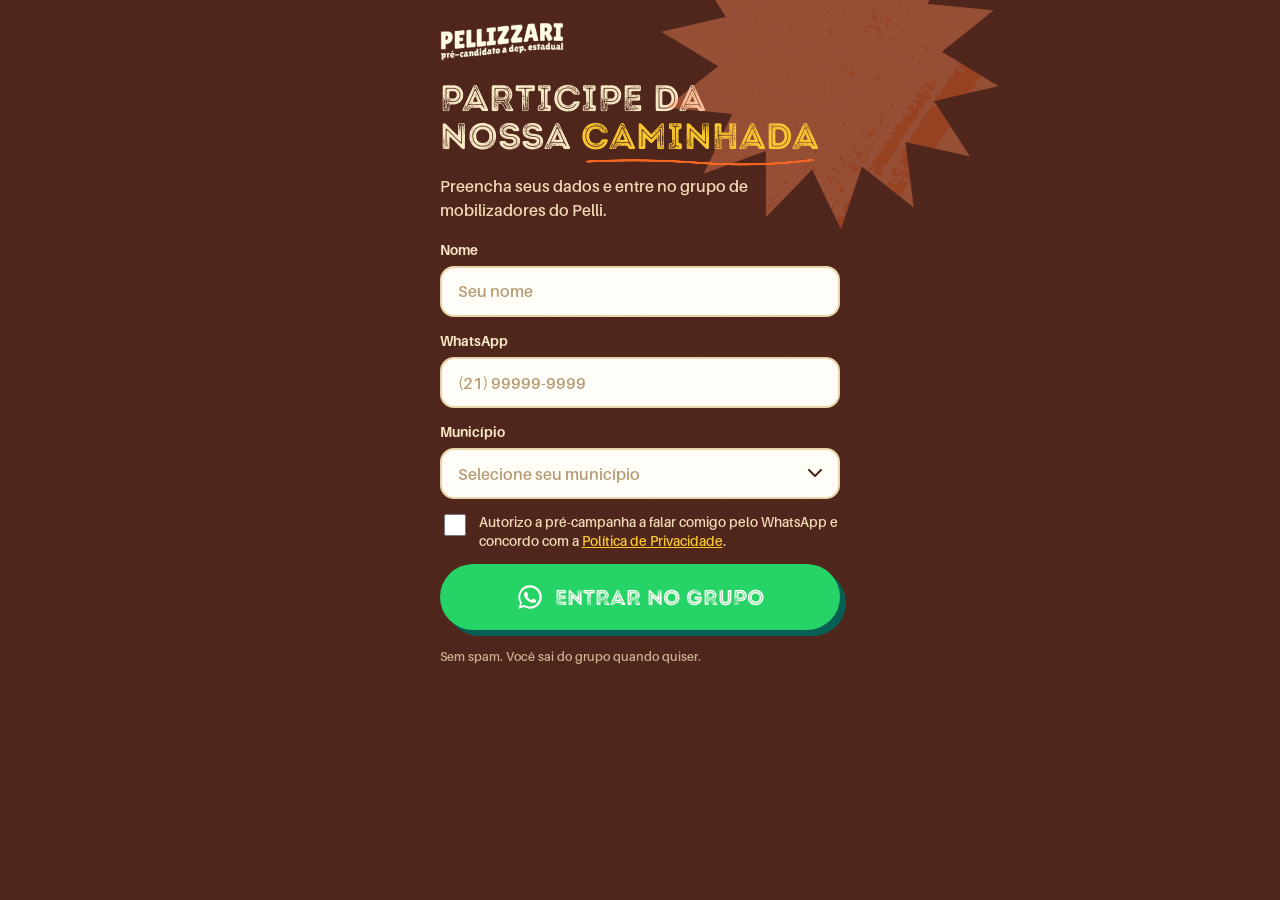
<file: mobilizadores/index.html>
<!DOCTYPE html>
<html lang="pt-BR">
<head>
<meta charset="utf-8">
<meta name="viewport" content="width=device-width, initial-scale=1, viewport-fit=cover">
<meta name="theme-color" content="#4c241a">
<title>Seja mobilizador · Renato Pellizzari</title>
<meta name="description" content="Preencha o formulário e entre para o grupo de mobilizadores do Pelli. Ajude a organizar a caminhada no seu município e bairro.">
<meta property="og:title" content="Seja mobilizador da campanha">
<meta property="og:description" content="Preencha o formulário e entre para o grupo de mobilizadores do Pelli.">
<meta property="og:type" content="website">
<meta property="og:url" content="https://renatopellizzari.com.br/mobilizadores/">
<meta property="og:image" content="https://renatopellizzari.com.br/comunidade/assets/busto-pb.png">
<style>
@font-face{font-family:"Intro Rust";src:url("/comunidade/fonts/IntroRustG-Base2Line.otf") format("opentype");font-weight:700;font-display:swap}
@font-face{font-family:"Aileron";src:url("/comunidade/fonts/Aileron-SemiBold.otf") format("opentype");font-weight:600;font-display:swap}
@font-face{font-family:"Aileron";src:url("/comunidade/fonts/Aileron-Bold.otf") format("opentype");font-weight:700;font-display:swap}
@font-face{font-family:"Aileron";src:url("/comunidade/fonts/Aileron-Heavy.otf") format("opentype");font-weight:800;font-display:swap}

*{box-sizing:border-box}
html{-webkit-text-size-adjust:100%}
body{margin:0;background:#4c241a;color:#f8e8c5;font-family:"Aileron",system-ui,sans-serif;line-height:1.5;-webkit-font-smoothing:antialiased}
img{display:block;max-width:100%}

.page{position:relative;min-height:100vh;min-height:100dvh;display:flex;flex-direction:column;align-items:center;overflow:hidden}
.grain{position:absolute;inset:0;pointer-events:none;mix-blend-mode:overlay;opacity:.2;background-image:url("data:image/svg+xml,%3Csvg xmlns='http://www.w3.org/2000/svg' width='300' height='300'%3E%3Cfilter id='n'%3E%3CfeTurbulence type='fractalNoise' baseFrequency='0.85' numOctaves='2'/%3E%3C/filter%3E%3Crect width='300' height='300' filter='url(%23n)'/%3E%3C/svg%3E")}
.wrap{position:relative;z-index:1;width:100%;max-width:440px;display:flex;flex-direction:column;gap:18px;padding:22px 20px calc(env(safe-area-inset-bottom) + 30px)}
.sunburst{position:absolute;top:-110px;right:-140px;width:340px;opacity:.4;pointer-events:none;transform:rotate(14deg);z-index:0}
.logo{width:124px;position:relative;z-index:1}

h1{font-family:"Intro Rust",sans-serif;font-weight:700;text-transform:uppercase;font-size:clamp(1.8rem,8vw,2.3rem);line-height:1.05;margin:0;color:#f8e8c5}
.mark{position:relative;display:inline-block;color:#fac730}
.mark img{position:absolute;left:0;bottom:-11px;width:100%;height:11px;object-fit:fill}
.lead{margin:0;color:#f0d9b5;font-size:1rem;max-width:38ch}

form{display:flex;flex-direction:column;gap:14px;margin:0}
.field{display:flex;flex-direction:column;gap:.35rem}
.field label{font-weight:700;font-size:.85rem;color:#f8e8c5}
.field input,.field select{
  font-family:"Aileron",sans-serif;font-size:1rem;color:#4c241a;background:#fffdf7;
  border:2px solid #e7d4a8;border-radius:14px;padding:.85rem 1rem;width:100%;-webkit-appearance:none;appearance:none;
}
.field input::placeholder{color:#b79b74}
.field input:focus,.field select:focus{outline:none;border-color:#ff6b2d;background:#fff}
.field select{background-image:url("data:image/svg+xml,%3Csvg xmlns='http://www.w3.org/2000/svg' width='14' height='9' viewBox='0 0 14 9'%3E%3Cpath d='M1 1l6 6 6-6' fill='none' stroke='%234c241a' stroke-width='2' stroke-linecap='round' stroke-linejoin='round'/%3E%3C/svg%3E");background-repeat:no-repeat;background-position:right 1rem center;padding-right:2.4rem}
.field select:invalid{color:#b79b74}
.err{display:none;color:#ffb37a;font-size:.82rem;font-weight:700}
#bairroField[hidden]{display:none}

.consent{display:flex;gap:.6rem;align-items:flex-start;color:#f0d9b5;font-size:.85rem;line-height:1.35}
.consent input{width:22px;height:22px;flex-shrink:0;margin-top:1px;accent-color:#25d366}
.consent a{color:#fac730}

.cta{font-family:"Intro Rust",sans-serif;font-weight:700;font-size:clamp(1.05rem,4.8vw,1.35rem);text-transform:uppercase;color:#fffdf7;background:#25d366;border:none;border-radius:999px;padding:1.1rem 1.2rem;width:100%;min-height:66px;text-decoration:none;display:inline-flex;align-items:center;justify-content:center;gap:.7rem;box-shadow:6px 6px 0 #075e54;cursor:pointer;animation:pulse 2.4s ease-out infinite}
.cta:hover{background:#1fb457}
.cta:active{transform:translate(3px,3px);box-shadow:3px 3px 0 #075e54;animation:none}
.cta:focus-visible{outline:3px solid #fac730;outline-offset:3px}
.cta:disabled{cursor:not-allowed;animation:none}
.cta svg{flex-shrink:0}
@keyframes pulse{0%,100%{box-shadow:6px 6px 0 #075e54,0 0 0 0 rgba(37,211,102,.55)}50%{box-shadow:6px 6px 0 #075e54,0 0 0 22px rgba(37,211,102,0)}}
.hp{position:absolute;left:-9999px;width:1px;height:1px;opacity:0}

.foot{margin:4px 0 0;color:#cbb08f;font-size:.78rem}

@media (prefers-reduced-motion:reduce){*{transition:none!important}.cta{animation:none}}
</style>
</head>
<body>
<main class="page">
  <div class="grain" aria-hidden="true"></div>
  <div class="wrap">
    <img class="sunburst" src="/comunidade/assets/sunburst-laranja.png" alt="" aria-hidden="true">
    <img class="logo" src="/comunidade/assets/logo-pellizzari-creme.png" alt="Pellizzari">

    <div id="formBox" style="display:flex;flex-direction:column;gap:18px">
      <h1>Participe da nossa <span class="mark">caminhada<img src="/comunidade/assets/grafismo-rabisco.png" alt="" aria-hidden="true"></span></h1>
      <p class="lead">Preencha seus dados e entre no grupo de mobilizadores do Pelli.</p>

      <form id="form" novalidate>
        <div class="field">
          <label for="nome">Nome</label>
          <input id="nome" name="name" type="text" autocomplete="name" autocapitalize="words" autocorrect="off" placeholder="Seu nome" maxlength="120">
        </div>
        <div class="field">
          <label for="tel">WhatsApp</label>
          <input id="tel" name="telefone" type="tel" inputmode="numeric" autocomplete="tel" placeholder="(21) 99999-9999">
          <span class="err" id="errTel">Digite um WhatsApp válido com DDD.</span>
        </div>
        <div class="field">
          <label for="municipio">Município</label>
          <select id="municipio" name="municipio" required>
            <option value="" selected disabled>Selecione seu município</option>
          </select>
        </div>
        <div class="field" id="bairroField" hidden>
          <label for="bairro">Bairro</label>
          <select id="bairro" name="bairro">
            <option value="" selected disabled>Selecione seu bairro</option>
          </select>
        </div>

        <label class="consent">
          <input id="consent" type="checkbox">
          <span>Autorizo a pré-campanha a falar comigo pelo WhatsApp e concordo com a <a href="/privacidade/" target="_blank" rel="noopener">Política de Privacidade</a>.</span>
        </label>

        <input class="hp" id="hp" name="website" type="text" tabindex="-1" autocomplete="off" aria-hidden="true">

        <button type="submit" id="btn" class="cta">
          <svg width="28" height="28" viewBox="0 0 24 24" fill="currentColor" aria-hidden="true"><path d="M12 2a9.9 9.9 0 0 0-8.5 15.1L2 22l5-1.4A10 10 0 1 0 12 2Zm0 18.2c-1.6 0-3.1-.4-4.4-1.2l-.3-.2-3 .8.8-2.9-.2-.3A8.2 8.2 0 1 1 12 20.2Zm4.6-6.1c-.3-.1-1.5-.7-1.7-.8-.2-.1-.4-.1-.6.1-.2.3-.6.8-.8 1-.1.2-.3.2-.5.1a6.7 6.7 0 0 1-3.3-2.9c-.3-.4 0-.5.2-.7l.4-.5c.1-.2.1-.4 0-.5l-.8-1.9c-.2-.5-.4-.4-.6-.4h-.5c-.2 0-.5.1-.7.3-.2.3-.9.9-.9 2.1s.9 2.4 1.1 2.6c.1.2 1.8 2.8 4.4 3.9 1.6.7 2.2.7 3 .6.5-.1 1.5-.6 1.7-1.2.2-.6.2-1.1.1-1.2 0-.1-.2-.2-.5-.3Z"></path></svg>
          Entrar no grupo
        </button>
        <p class="foot">Sem spam. Você sai do grupo quando quiser.</p>
      </form>
    </div>
  </div>
</main>

<script>
const MUNICIPIOS=["Angra dos Reis","Aperibé","Araruama","Areal","Armação dos Búzios","Arraial do Cabo","Barra do Piraí","Barra Mansa","Belford Roxo","Bom Jardim","Bom Jesus do Itabapoana","Cabo Frio","Cachoeiras de Macacu","Cambuci","Campos dos Goytacazes","Cantagalo","Carapebus","Cardoso Moreira","Carmo","Casimiro de Abreu","Comendador Levy Gasparian","Conceição de Macabu","Cordeiro","Duas Barras","Duque de Caxias","Engenheiro Paulo de Frontin","Guapimirim","Iguaba Grande","Itaboraí","Itaguaí","Italva","Itaocara","Itaperuna","Itatiaia","Japeri","Laje do Muriaé","Macaé","Macuco","Magé","Mangaratiba","Maricá","Mendes","Mesquita","Miguel Pereira","Miracema","Natividade","Nilópolis","Niterói","Nova Friburgo","Nova Iguaçu","Paracambi","Paraíba do Sul","Paraty","Paty do Alferes","Petrópolis","Pinheiral","Piraí","Porciúncula","Porto Real","Quatis","Queimados","Quissamã","Resende","Rio Bonito","Rio Claro","Rio das Flores","Rio das Ostras","Rio de Janeiro","Santa Maria Madalena","Santo Antônio de Pádua","São Fidélis","São Francisco de Itabapoana","São Gonçalo","São João da Barra","São João de Meriti","São José de Ubá","São José do Vale do Rio Preto","São Pedro da Aldeia","São Sebastião do Alto","Sapucaia","Saquarema","Seropédica","Silva Jardim","Sumidouro","Tanguá","Teresópolis","Trajano de Moraes","Três Rios","Valença","Varre-Sai","Vassouras","Volta Redonda"];
const BAIRROS_RIO=["Abolição","Acari","Água Santa","Alto da Boa Vista","Anchieta","Andaraí","Anil","Bancários","Bangu","Barra da Tijuca","Barra de Guaratiba","Barros Filho","Benfica","Bento Ribeiro","Bonsucesso","Botafogo","Braz de Pina","Cachambi","Cacuia","Caju","Camorim","Campinho","Campo dos Afonsos","Campo Grande","Cascadura","Catete","Catumbi","Cavalcanti","Centro","Cidade de Deus","Cidade Nova","Cidade Universitária","Cocotá","Coelho Neto","Colégio","Copacabana","Cordovil","Cosme Velho","Cosmos","Costa Barros","Curicica","Del Castilho","Dendê","Deodoro","Dumas","Encantado","Engenheiro Leal","Engenho da Rainha","Engenho de Dentro","Engenho Novo","Estácio","Flamengo","Freguesia","Galeão","Gamboa","Gardênia Azul","Gávea","Glória","Grajaú","Grumari","Guadalupe","Guarabu","Guaratiba","Higienópolis","Honório Gurgel","Humaitá","Inhaúma","Inhoaíba","Ipanema","Irajá","Itacolomi","Itanhangá","Jacaré","Jacarepaguá","Jacarezinho","Jardim América","Jardim Botânico","Jardim Carioca","Jardim Guanabara","Jardim Sulacap","Joá","Lagoa","Laranjeiras","Leblon","Leme","Lins de Vasconcelos","Madureira","Magalhães Bastos","Mangueira","Manguinhos","Maracanã","Maré","Marechal Hermes","Maria da Graça","Méier","Moneró","Nossa Senhora das Graças","Olaria","Oswaldo Cruz","Paciência","Padre Miguel","Paquetá","Parada de Lucas","Parque Anchieta","Parque Colúmbia","Pavuna","Pechincha","Pedra de Guaratiba","Penha","Penha Circular","Piedade","Pilares","Pitangueiras","Portuguesa","Praça da Bandeira","Praça Seca","Praia da Bandeira","Quintino Bocaiúva","Ramos","Realengo","Recreio dos Bandeirantes","Riachuelo","Ribeira","Ricardo de Albuquerque","Rio Comprido","Rocha","Rocha Miranda","Rocinha","Sampaio","Santa Cruz","Santa Teresa","Santíssimo","Santo Cristo","São Conrado","São Cristóvão","São Francisco Xavier","Saúde","Senador Camará","Senador Vasconcelos","Sepetiba","Tanque","Taquara","Tauá","Tijuca","Todos os Santos","Tomás Coelho","Tubiacanga","Turiaçu","Urca","Vargem Grande","Vargem Pequena","Vasco da Gama","Vaz Lobo","Vicente de Carvalho","Vidigal","Vigário Geral","Vila da Penha","Vila Isabel","Vila Kosmos","Vila Militar","Vila Valqueire","Vista Alegre","Zumbi"];

const ENDPOINT="https://puihfdsshfpianxbjneg.supabase.co/functions/v1/mobilizar";
const WHATSAPP="https://chat.whatsapp.com/ECblBIPVmMLLnWq8xpTy0N?s=sh&p=i&ilr=4&amv=1";
const CAPITAL="Rio de Janeiro";
const $=id=>document.getElementById(id);
const nome=$('nome'),tel=$('tel'),municipio=$('municipio'),bairroField=$('bairroField'),bairro=$('bairro'),consent=$('consent'),btn=$('btn'),errTel=$('errTel'),hp=$('hp'),form=$('form');
const digitos=s=>s.replace(/\D/g,'');
const telValido=()=>[10,11].indexOf(digitos(tel.value).length)!==-1;
const fill=(sel,arr)=>{const f=document.createDocumentFragment();arr.forEach(v=>{const o=document.createElement('option');o.value=v;o.textContent=v;f.appendChild(o);});sel.appendChild(f);};
fill(municipio,MUNICIPIOS);fill(bairro,BAIRROS_RIO);

municipio.addEventListener('change',function(){
  const capital=municipio.value===CAPITAL;
  bairroField.hidden=!capital;
  bairro.required=capital;
  if(!capital)bairro.value='';
  validar();
});
tel.addEventListener('input',function(){
  let v=tel.value.replace(/\D/g,'');
  if(v.length>11&&v.indexOf('55')===0)v=v.slice(2);
  v=v.slice(0,11);
  if(v.length>6)v='('+v.slice(0,2)+') '+v.slice(2,7)+'-'+v.slice(7);
  else if(v.length>2)v='('+v.slice(0,2)+') '+v.slice(2);
  else if(v.length>0)v='('+v;
  tel.value=v;validar();
});
nome.addEventListener('input',validar);
bairro.addEventListener('change',validar);
consent.addEventListener('change',validar);

function validar(){
  errTel.style.display=(tel.value.length>0 && !telValido())?'block':'none';
  const capital=municipio.value===CAPITAL;
  return nome.value.trim().length>=2 && telValido() && municipio.value!=='' && (!capital || bairro.value!=='') && consent.checked;
}

form.addEventListener('submit',function(e){
  e.preventDefault();
  if(!validar()){
    const capital=municipio.value===CAPITAL;
    let alvo=null;
    if(nome.value.trim().length<2)alvo=nome;
    else if(!telValido()){errTel.style.display='block';alvo=tel;}
    else if(municipio.value==='')alvo=municipio;
    else if(capital&&bairro.value==='')alvo=bairro;
    else if(!consent.checked)alvo=consent;
    if(alvo){alvo.scrollIntoView({behavior:'smooth',block:'center'});try{alvo.focus({preventScroll:true});}catch(_){}}
    return;
  }
  const payload={
    nome:nome.value.trim(),
    telefone:digitos(tel.value),
    municipio:municipio.value,
    bairro:(municipio.value===CAPITAL?bairro.value:''),
    consentimento:true,
    origem:'lp-mobilizadores',
    website:hp?hp.value:''
  };
  try{
    fetch(ENDPOINT,{method:'POST',headers:{'Content-Type':'application/json'},keepalive:true,body:JSON.stringify(payload)});
  }catch(err){}
  // grava (keepalive sobrevive à navegação) e abre o WhatsApp na hora
  window.location.href=WHATSAPP;
});
</script>
</body>
</html>
</file>
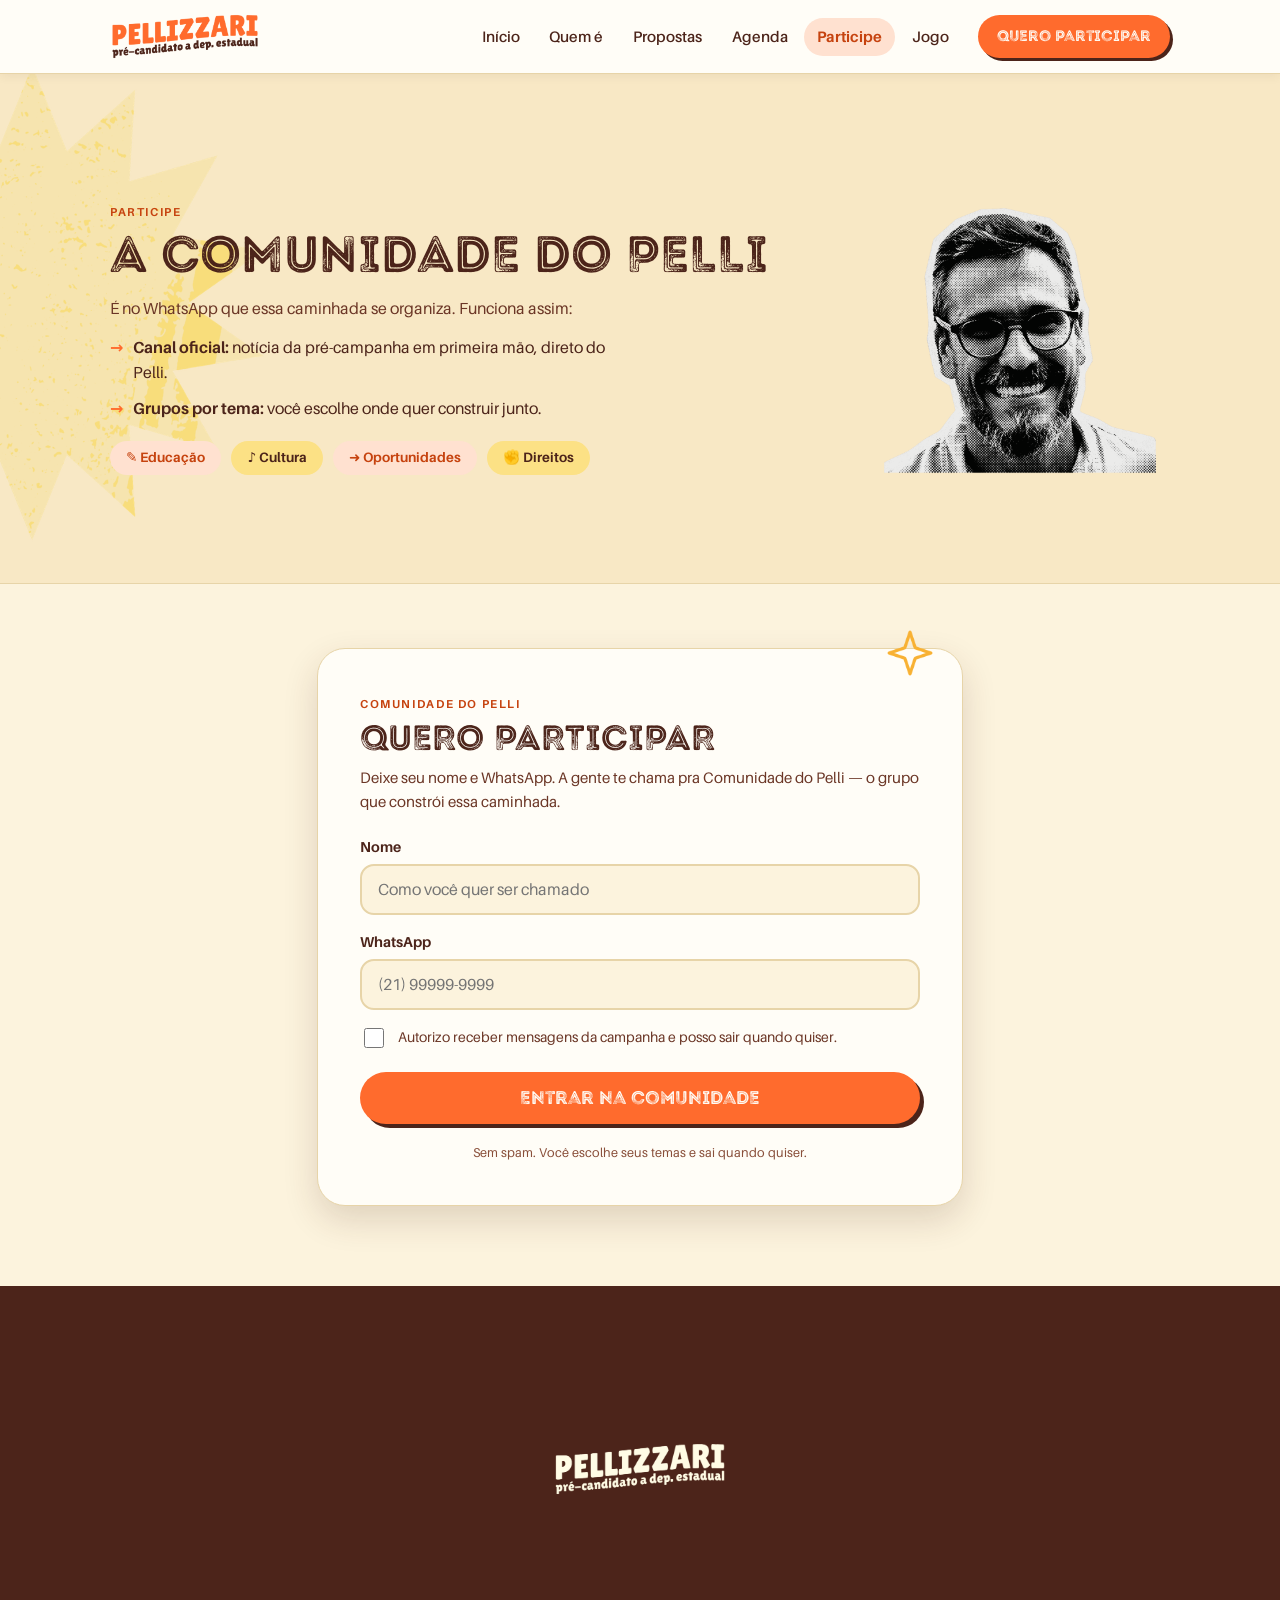
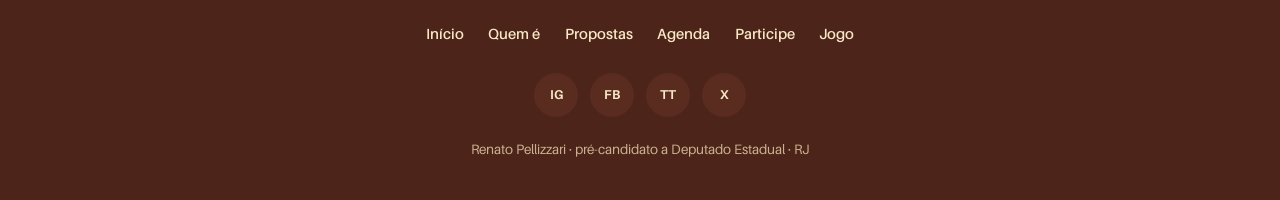
<file: participe/index.html>
<!DOCTYPE html>
<html lang="pt-BR">
<head>
<meta charset="utf-8">
<meta name="viewport" content="width=device-width, initial-scale=1">
<title>Participe · Pellizzari — pré-campanha</title>
<meta name="description" content="Entre na Comunidade do Pelli no WhatsApp e construa junto a pré-campanha pelo Rio de Janeiro.">
<meta property="og:type" content="website">
<meta property="og:title" content="Participe — Renato Pellizzari">
<meta property="og:description" content="Entre na Comunidade do Pelli no WhatsApp e construa junto a pré-campanha pelo Rio de Janeiro.">
<meta property="og:url" content="https://renatopellizzari.com.br/participe/">
<meta property="og:image" content="https://renatopellizzari.com.br/assets/og.png">
<meta name="twitter:card" content="summary_large_image">
<link rel="stylesheet" href="/assets/styles.css">
<script src="/assets/dc-compat.js" defer></script>
</head>
<body>
<main lang="pt-BR" style="overflow-x:hidden">

  <header class="site-header">
    <div class="sh-inner">
      <a href="/" class="sh-logo" aria-label="Página inicial Pellizzari"><img src="/assets/img/logo-principal.png" alt="Pellizzari"></a>
      <nav class="sh-nav" aria-label="Menu principal">
        <a href="/">Início</a>
        <a href="/quem-e/">Quem é</a>
        <a href="/propostas/">Propostas</a>
        <a href="/agenda/">Agenda</a>
        <a href="/participe/" class="active">Participe</a>
        <a href="/jogo/">Jogo</a>
      </nav>
      <a href="/participe/" class="sh-cta">Quero participar</a>
      <button type="button" class="sh-burger" aria-label="Abrir menu" aria-expanded="false">☰</button>
    </div>
    <nav class="sh-mobile" aria-label="Menu móvel">
      <a href="/">Início</a>
      <a href="/quem-e/">Quem é</a>
      <a href="/propostas/">Propostas</a>
      <a href="/agenda/">Agenda</a>
      <a href="/participe/" class="active">Participe</a>
      <a href="/jogo/">Jogo</a>
    </nav>
  </header>

  <!-- COMUNIDADE -->
  <section style="background:#f8e8c5;padding:64px 22px 48px;position:relative;overflow:hidden">
    <img src="/assets/img/sunburst-amarelo.png" alt="" aria-hidden="true" style="position:absolute;left:clamp(-220px,-18vw,-120px);top:-140px;width:clamp(280px,42vw,520px);opacity:.55;pointer-events:none;transform:rotate(-8deg)">
    <div style="max-width:1060px;margin:0 auto;display:flex;flex-wrap:wrap;align-items:center;gap:44px;position:relative;z-index:1">
      <div style="flex:1 1 380px;min-width:280px">
        <span style="font-weight:800;font-size:.72rem;text-transform:uppercase;letter-spacing:.14em;color:#c6430f">Participe</span>
        <h1 style="font-family:'Intro Rust',sans-serif;font-weight:700;text-transform:uppercase;font-size:clamp(2rem,5.5vw,3.2rem);line-height:1.03;margin:.3rem 0 1rem;color:#4c241a">A Comunidade do Pelli</h1>
        <p style="margin:0 0 14px;color:#6b3626;max-width:56ch">É no WhatsApp que essa caminhada se organiza. Funciona assim:</p>
        <ul style="margin:0 0 20px;padding:0;list-style:none;display:flex;flex-direction:column;gap:.7rem;color:#4c241a;max-width:56ch">
          <li style="display:flex;gap:.6rem"><span style="color:#ff6b2d;font-weight:800">→</span><span><strong>Canal oficial:</strong> notícia da pré-campanha em primeira mão, direto do Pelli.</span></li>
          <li style="display:flex;gap:.6rem"><span style="color:#ff6b2d;font-weight:800">→</span><span><strong>Grupos por tema:</strong> você escolhe onde quer construir junto.</span></li>
        </ul>
        <div style="display:flex;flex-wrap:wrap;gap:10px">
          <span style="font-weight:700;font-size:.85rem;border-radius:999px;padding:.4rem 1rem;background:#ffe1d0;color:#c6430f">✎ Educação</span>
          <span style="font-weight:700;font-size:.85rem;border-radius:999px;padding:.4rem 1rem;background:#fce185;color:#4c241a">♪ Cultura</span>
          <span style="font-weight:700;font-size:.85rem;border-radius:999px;padding:.4rem 1rem;background:#ffe1d0;color:#c6430f">➜ Oportunidades</span>
          <span style="font-weight:700;font-size:.85rem;border-radius:999px;padding:.4rem 1rem;background:#fce185;color:#4c241a">✊ Direitos</span>
        </div>
      </div>
      <div style="flex:0 1 300px;min-width:220px;margin:0 auto;display:flex;justify-content:center">
        <img src="/assets/img/rosto-close.png" alt="Rosto de Renato Pellizzari em close" style="width:min(100%,280px);display:block">
      </div>
    </div>
  </section>

  <!-- FORMULÁRIO -->
  <section id="participar" style="background:#fcf3dd;border-top:1px solid #e7d4a8;padding:64px 22px 80px">
    <div style="max-width:560px;margin:0 auto;background:#fffdf7;border:1px solid #e7d4a8;border-radius:28px;box-shadow:0 14px 34px rgba(74,36,26,.16);padding:clamp(1.6rem,5vw,2.6rem);position:relative">
      <img src="/assets/img/grafismo-faisca.png" alt="" style="position:absolute;top:-22px;right:26px;height:52px">

      <div id="formBox">
        <span style="font-weight:800;font-size:.72rem;text-transform:uppercase;letter-spacing:.14em;color:#c6430f">Comunidade do Pelli</span>
        <h2 style="font-family:'Intro Rust',sans-serif;font-weight:700;text-transform:uppercase;font-size:clamp(1.6rem,5vw,2.2rem);line-height:1.05;margin:.3rem 0 .6rem;color:#4c241a">Quero participar</h2>
        <p style="margin:0 0 1.4rem;color:#6b3626;font-size:.95rem">Deixe seu nome e WhatsApp. A gente te chama pra Comunidade do Pelli — o grupo que constrói essa caminhada.</p>
        <form id="form" style="display:flex;flex-direction:column;gap:1rem" novalidate>
          <div style="display:flex;flex-direction:column;gap:.35rem">
            <label for="nome" style="font-weight:700;font-size:.9rem;color:#4c241a">Nome</label>
            <input id="nome" name="nome" type="text" placeholder="Como você quer ser chamado" autocomplete="name" autocapitalize="words" style="font-family:'Aileron',sans-serif;font-size:1rem;color:#4c241a;background:#fcf3dd;border:2px solid #e7d4a8;border-radius:14px;padding:.85rem 1rem" style-focus="border-color:#ff6b2d;background:#fffdf7">
          </div>
          <div style="display:flex;flex-direction:column;gap:.35rem">
            <label for="tel" style="font-weight:700;font-size:.9rem;color:#4c241a">WhatsApp</label>
            <input id="tel" name="whatsapp" type="tel" placeholder="(21) 99999-9999" inputmode="numeric" autocomplete="tel" style="font-family:'Aileron',sans-serif;font-size:1rem;color:#4c241a;background:#fcf3dd;border:2px solid #e7d4a8;border-radius:14px;padding:.85rem 1rem" style-focus="border-color:#ff6b2d;background:#fffdf7">
            <p id="errTel" style="display:none;color:#c0392b;font-size:.8rem;font-weight:600;margin:.2rem 0 0">Digite um número válido com DDD.</p>
          </div>
          <label style="display:flex;gap:.7rem;align-items:flex-start;font-size:.88rem;color:#6b3626;cursor:pointer">
            <input type="checkbox" id="consent" style="width:20px;height:20px;margin-top:2px;accent-color:#ff6b2d;flex-shrink:0">
            <span>Autorizo receber mensagens da campanha e posso sair quando quiser.</span>
          </label>
          <input type="text" id="hp" name="hp_url" tabindex="-1" autocomplete="off" aria-hidden="true" style="position:absolute;left:-9999px;width:1px;height:1px;opacity:0">
          <button type="submit" id="btn" disabled style="font-family:'Intro Rust',sans-serif;font-weight:700;font-size:1.15rem;background:#ff6b2d;color:#fffdf7;border:none;border-radius:999px;padding:.95rem 1.9rem;cursor:pointer;box-shadow:4px 4px 0 #4c241a;margin-top:.3rem" style-hover="background:#f0561a" style-active="transform:translate(2px,2px);box-shadow:2px 2px 0 #4c241a">Entrar na comunidade</button>
          <p style="margin:.2rem 0 0;font-size:.8rem;color:#8a503b;text-align:center">Sem spam. Você escolhe seus temas e sai quando quiser.</p>
        </form>
      </div>

      <div id="successBox" style="display:none">
        <div style="text-align:center;padding:1.5rem 0;display:flex;flex-direction:column;align-items:center;gap:.8rem">
          <img src="/assets/img/grafismo-seta.png" alt="" style="height:44px;transform:rotate(90deg)">
          <h2 style="font-family:'Intro Rust',sans-serif;font-weight:700;text-transform:uppercase;font-size:clamp(1.6rem,5vw,2.1rem);line-height:1.05;margin:0;color:#c6430f">Bem-vindo ao movimento! 🧡</h2>
          <p style="margin:0;color:#6b3626;max-width:38ch">Recebemos seu contato, <span id="okName">vizinho</span>. Em breve o convite da Comunidade do Pelli chega no seu WhatsApp.</p>
        </div>
      </div>
    </div>
  </section>

  <footer class="site-footer">
    <div class="sf-inner">
      <img src="/assets/img/logo-pellizzari-creme.png" alt="Pellizzari">
      <nav class="sf-nav" aria-label="Menu do rodapé">
        <a href="/">Início</a>
        <a href="/quem-e/">Quem é</a>
        <a href="/propostas/">Propostas</a>
        <a href="/agenda/">Agenda</a>
        <a href="/participe/">Participe</a>
        <a href="/jogo/">Jogo</a>
      </nav>
      <div class="sf-social">
        <a href="https://www.instagram.com/renatopellizzari/" target="_blank" rel="noopener" aria-label="Instagram">IG</a>
        <a href="https://www.facebook.com/renato.pellizzari" target="_blank" rel="noopener" aria-label="Facebook">FB</a>
        <a href="https://www.tiktok.com/@repellizzari" target="_blank" rel="noopener" aria-label="TikTok">TT</a>
        <a href="https://x.com/repellizzari" target="_blank" rel="noopener" aria-label="X">X</a>
      </div>
      <p class="sf-legal">Renato Pellizzari · pré-candidato a Deputado Estadual · RJ</p>
    </div>
  </footer>

</main>

<script>
  // ===== CAPTAÇÃO (mesma lógica das landings) =====
  var WEBHOOK_URL = "https://puihfdsshfpianxbjneg.supabase.co/functions/v1/participar";
  var $ = function(id){ return document.getElementById(id); };
  var nome=$('nome'), tel=$('tel'), consent=$('consent'), btn=$('btn'), errTel=$('errTel'), hp=$('hp'), form=$('form');
  var digitos = function(s){ return s.replace(/\D/g,''); };
  var telValido = function(){ return [10,11].indexOf(digitos(tel.value).length) !== -1; };

  tel.addEventListener('input', function(){
    var v = tel.value.replace(/\D/g,'');
    if(v.length>11 && v.indexOf('55')===0) v=v.slice(2);
    v=v.slice(0,11);
    if(v.length>6) v='('+v.slice(0,2)+') '+v.slice(2,7)+'-'+v.slice(7);
    else if(v.length>2) v='('+v.slice(0,2)+') '+v.slice(2);
    else if(v.length>0) v='('+v;
    tel.value=v; validar();
  });
  nome.addEventListener('input', validar);
  consent.addEventListener('change', validar);

  function validar(){
    btn.disabled = !(nome.value.trim().length>=2 && telValido() && consent.checked);
    errTel.style.display = (tel.value.length>0 && !telValido()) ? 'block' : 'none';
  }

  form.addEventListener('submit', function(e){
    e.preventDefault();
    if(btn.disabled) return;
    var dataHora = new Date().toLocaleString('pt-BR');
    if(WEBHOOK_URL){
      try{
        fetch(WEBHOOK_URL, { method:'POST', headers:{'Content-Type':'application/json'},
          body: JSON.stringify({ nome:nome.value.trim(), telefone:digitos(tel.value),
            consentimento:true, data_hora:dataHora, origem:'site-participe', website: hp?hp.value:'' }) });
      }catch(err){}
    }
    $('okName').textContent = nome.value.trim().split(' ')[0] || 'vizinho';
    $('formBox').style.display='none';
    $('successBox').style.display='block';
    document.getElementById('participar').scrollIntoView({behavior:'smooth',block:'center'});
  });
</script>
</body>
</html>
</file>
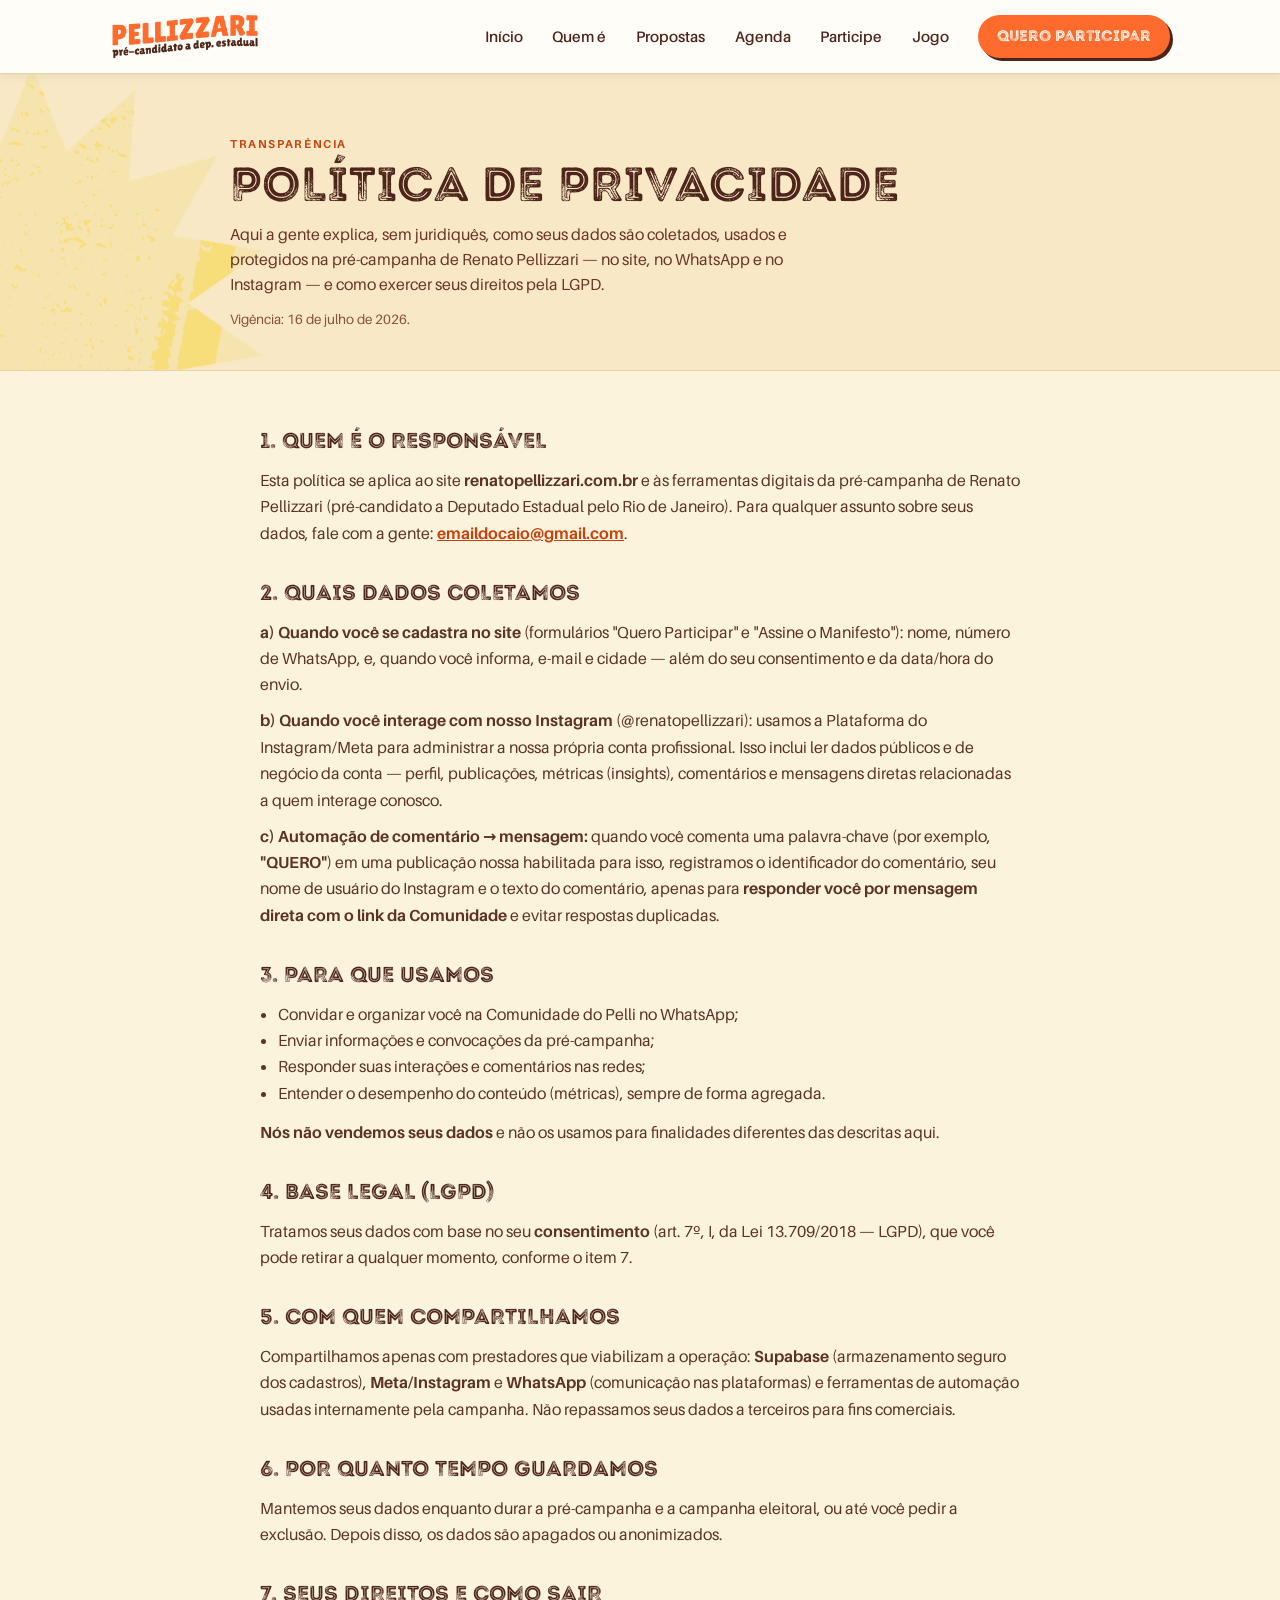
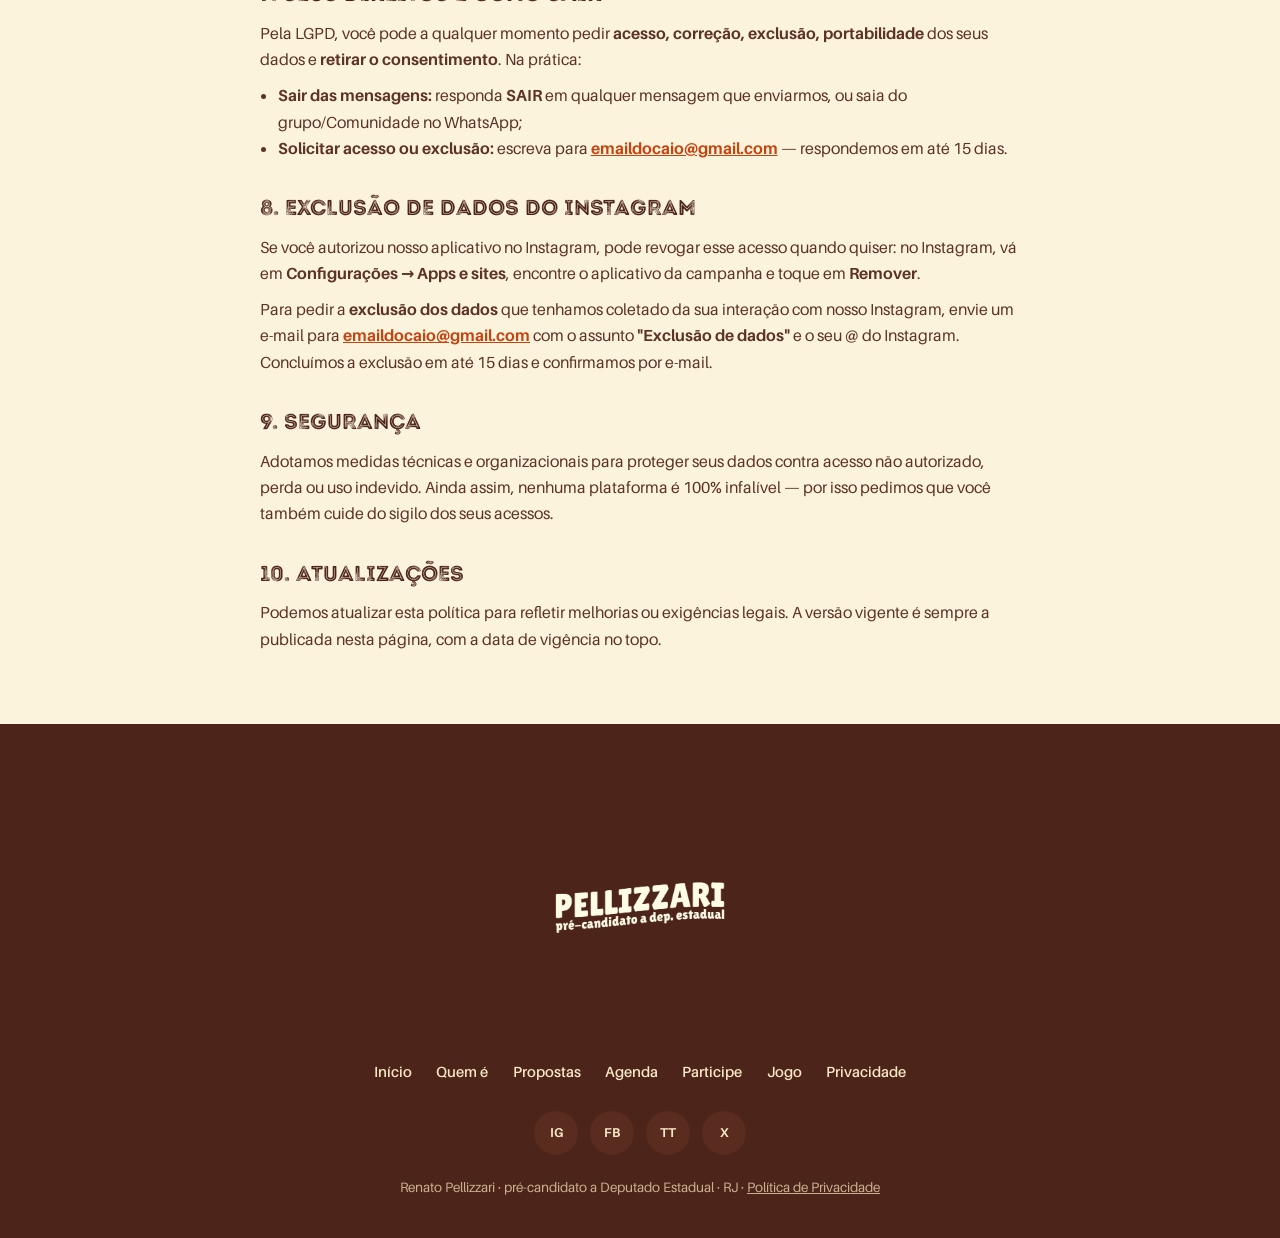
<file: privacidade/index.html>
<!DOCTYPE html>
<html lang="pt-BR">
<head>
<meta charset="utf-8">
<meta name="viewport" content="width=device-width, initial-scale=1">
<title>Política de Privacidade · Pellizzari — pré-campanha</title>
<meta name="description" content="Como a pré-campanha de Renato Pellizzari coleta, usa e protege seus dados — no site, no WhatsApp e no Instagram. Seus direitos pela LGPD.">
<meta property="og:type" content="website">
<meta property="og:title" content="Política de Privacidade — Renato Pellizzari">
<meta property="og:description" content="Como coletamos, usamos e protegemos seus dados. Seus direitos pela LGPD e como excluir seus dados.">
<meta property="og:url" content="https://renatopellizzari.com.br/privacidade/">
<meta property="og:image" content="https://renatopellizzari.com.br/assets/og.png">
<meta name="twitter:card" content="summary_large_image">
<link rel="stylesheet" href="/assets/styles.css">
<script src="/assets/dc-compat.js" defer></script>
</head>
<body>
<main lang="pt-BR" style="overflow-x:hidden">

  <header class="site-header">
    <div class="sh-inner">
      <a href="/" class="sh-logo" aria-label="Página inicial Pellizzari"><img src="/assets/img/logo-principal.png" alt="Pellizzari"></a>
      <nav class="sh-nav" aria-label="Menu principal">
        <a href="/">Início</a>
        <a href="/quem-e/">Quem é</a>
        <a href="/propostas/">Propostas</a>
        <a href="/agenda/">Agenda</a>
        <a href="/participe/">Participe</a>
        <a href="/jogo/">Jogo</a>
      </nav>
      <a href="/participe/" class="sh-cta">Quero participar</a>
      <button type="button" class="sh-burger" aria-label="Abrir menu" aria-expanded="false">☰</button>
    </div>
    <nav class="sh-mobile" aria-label="Menu móvel">
      <a href="/">Início</a>
      <a href="/quem-e/">Quem é</a>
      <a href="/propostas/">Propostas</a>
      <a href="/agenda/">Agenda</a>
      <a href="/participe/">Participe</a>
      <a href="/jogo/">Jogo</a>
    </nav>
  </header>

  <!-- CABEÇALHO -->
  <section style="background:#f8e8c5;padding:56px 22px 40px;position:relative;overflow:hidden">
    <img src="/assets/img/sunburst-amarelo.png" alt="" aria-hidden="true" style="position:absolute;left:clamp(-220px,-18vw,-120px);top:-140px;width:clamp(280px,42vw,520px);opacity:.55;pointer-events:none;transform:rotate(-8deg)">
    <div style="max-width:820px;margin:0 auto;position:relative;z-index:1">
      <span style="font-weight:800;font-size:.72rem;text-transform:uppercase;letter-spacing:.14em;color:#c6430f">Transparência</span>
      <h1 style="font-family:'Intro Rust',sans-serif;font-weight:700;text-transform:uppercase;font-size:clamp(2rem,5.5vw,3rem);line-height:1.03;margin:.3rem 0 .8rem;color:#4c241a">Política de Privacidade</h1>
      <p style="margin:0;color:#6b3626;max-width:64ch">Aqui a gente explica, sem juridiquês, como seus dados são coletados, usados e protegidos na pré-campanha de Renato Pellizzari — no site, no WhatsApp e no Instagram — e como exercer seus direitos pela LGPD.</p>
      <p style="margin:.8rem 0 0;font-size:.85rem;color:#8a503b">Vigência: 16 de julho de 2026.</p>
    </div>
  </section>

  <!-- CONTEÚDO -->
  <section style="background:#fcf3dd;border-top:1px solid #e7d4a8;padding:52px 22px 72px">
    <div style="max-width:760px;margin:0 auto;color:#4c241a;line-height:1.65;font-size:1rem">

      <h2 style="font-family:'Intro Rust',sans-serif;font-weight:700;text-transform:uppercase;font-size:1.35rem;color:#4c241a;margin:0 0 .5rem">1. Quem é o responsável</h2>
      <p style="margin:0 0 1.8rem;color:#5c3325">Esta política se aplica ao site <strong>renatopellizzari.com.br</strong> e às ferramentas digitais da pré-campanha de Renato Pellizzari (pré-candidato a Deputado Estadual pelo Rio de Janeiro). Para qualquer assunto sobre seus dados, fale com a gente: <a href="mailto:emaildocaio@gmail.com" style="color:#c6430f;font-weight:700">emaildocaio@gmail.com</a>.</p>

      <h2 style="font-family:'Intro Rust',sans-serif;font-weight:700;text-transform:uppercase;font-size:1.35rem;color:#4c241a;margin:0 0 .5rem">2. Quais dados coletamos</h2>
      <p style="margin:0 0 .6rem;color:#5c3325"><strong>a) Quando você se cadastra no site</strong> (formulários "Quero Participar" e "Assine o Manifesto"): nome, número de WhatsApp, e, quando você informa, e-mail e cidade — além do seu consentimento e da data/hora do envio.</p>
      <p style="margin:0 0 .6rem;color:#5c3325"><strong>b) Quando você interage com nosso Instagram</strong> (@renatopellizzari): usamos a Plataforma do Instagram/Meta para administrar a nossa própria conta profissional. Isso inclui ler dados públicos e de negócio da conta — perfil, publicações, métricas (insights), comentários e mensagens diretas relacionadas a quem interage conosco.</p>
      <p style="margin:0 0 1.8rem;color:#5c3325"><strong>c) Automação de comentário → mensagem:</strong> quando você comenta uma palavra-chave (por exemplo, <strong>"QUERO"</strong>) em uma publicação nossa habilitada para isso, registramos o identificador do comentário, seu nome de usuário do Instagram e o texto do comentário, apenas para <strong>responder você por mensagem direta com o link da Comunidade</strong> e evitar respostas duplicadas.</p>

      <h2 style="font-family:'Intro Rust',sans-serif;font-weight:700;text-transform:uppercase;font-size:1.35rem;color:#4c241a;margin:0 0 .5rem">3. Para que usamos</h2>
      <ul style="margin:0 0 1.8rem;padding-left:1.1rem;color:#5c3325">
        <li>Convidar e organizar você na Comunidade do Pelli no WhatsApp;</li>
        <li>Enviar informações e convocações da pré-campanha;</li>
        <li>Responder suas interações e comentários nas redes;</li>
        <li>Entender o desempenho do conteúdo (métricas), sempre de forma agregada.</li>
      </ul>
      <p style="margin:-1rem 0 1.8rem;color:#5c3325"><strong>Nós não vendemos seus dados</strong> e não os usamos para finalidades diferentes das descritas aqui.</p>

      <h2 style="font-family:'Intro Rust',sans-serif;font-weight:700;text-transform:uppercase;font-size:1.35rem;color:#4c241a;margin:0 0 .5rem">4. Base legal (LGPD)</h2>
      <p style="margin:0 0 1.8rem;color:#5c3325">Tratamos seus dados com base no seu <strong>consentimento</strong> (art. 7º, I, da Lei 13.709/2018 — LGPD), que você pode retirar a qualquer momento, conforme o item 7.</p>

      <h2 style="font-family:'Intro Rust',sans-serif;font-weight:700;text-transform:uppercase;font-size:1.35rem;color:#4c241a;margin:0 0 .5rem">5. Com quem compartilhamos</h2>
      <p style="margin:0 0 1.8rem;color:#5c3325">Compartilhamos apenas com prestadores que viabilizam a operação: <strong>Supabase</strong> (armazenamento seguro dos cadastros), <strong>Meta/Instagram</strong> e <strong>WhatsApp</strong> (comunicação nas plataformas) e ferramentas de automação usadas internamente pela campanha. Não repassamos seus dados a terceiros para fins comerciais.</p>

      <h2 style="font-family:'Intro Rust',sans-serif;font-weight:700;text-transform:uppercase;font-size:1.35rem;color:#4c241a;margin:0 0 .5rem">6. Por quanto tempo guardamos</h2>
      <p style="margin:0 0 1.8rem;color:#5c3325">Mantemos seus dados enquanto durar a pré-campanha e a campanha eleitoral, ou até você pedir a exclusão. Depois disso, os dados são apagados ou anonimizados.</p>

      <h2 style="font-family:'Intro Rust',sans-serif;font-weight:700;text-transform:uppercase;font-size:1.35rem;color:#4c241a;margin:0 0 .5rem">7. Seus direitos e como sair</h2>
      <p style="margin:0 0 .6rem;color:#5c3325">Pela LGPD, você pode a qualquer momento pedir <strong>acesso, correção, exclusão, portabilidade</strong> dos seus dados e <strong>retirar o consentimento</strong>. Na prática:</p>
      <ul style="margin:0 0 1.8rem;padding-left:1.1rem;color:#5c3325">
        <li><strong>Sair das mensagens:</strong> responda <strong>SAIR</strong> em qualquer mensagem que enviarmos, ou saia do grupo/Comunidade no WhatsApp;</li>
        <li><strong>Solicitar acesso ou exclusão:</strong> escreva para <a href="mailto:emaildocaio@gmail.com" style="color:#c6430f;font-weight:700">emaildocaio@gmail.com</a> — respondemos em até 15 dias.</li>
      </ul>

      <h2 style="font-family:'Intro Rust',sans-serif;font-weight:700;text-transform:uppercase;font-size:1.35rem;color:#4c241a;margin:0 0 .5rem">8. Exclusão de dados do Instagram</h2>
      <p style="margin:0 0 .6rem;color:#5c3325">Se você autorizou nosso aplicativo no Instagram, pode revogar esse acesso quando quiser: no Instagram, vá em <strong>Configurações → Apps e sites</strong>, encontre o aplicativo da campanha e toque em <strong>Remover</strong>.</p>
      <p style="margin:0 0 1.8rem;color:#5c3325">Para pedir a <strong>exclusão dos dados</strong> que tenhamos coletado da sua interação com nosso Instagram, envie um e-mail para <a href="mailto:emaildocaio@gmail.com" style="color:#c6430f;font-weight:700">emaildocaio@gmail.com</a> com o assunto <strong>"Exclusão de dados"</strong> e o seu @ do Instagram. Concluímos a exclusão em até 15 dias e confirmamos por e-mail.</p>

      <h2 style="font-family:'Intro Rust',sans-serif;font-weight:700;text-transform:uppercase;font-size:1.35rem;color:#4c241a;margin:0 0 .5rem">9. Segurança</h2>
      <p style="margin:0 0 1.8rem;color:#5c3325">Adotamos medidas técnicas e organizacionais para proteger seus dados contra acesso não autorizado, perda ou uso indevido. Ainda assim, nenhuma plataforma é 100% infalível — por isso pedimos que você também cuide do sigilo dos seus acessos.</p>

      <h2 style="font-family:'Intro Rust',sans-serif;font-weight:700;text-transform:uppercase;font-size:1.35rem;color:#4c241a;margin:0 0 .5rem">10. Atualizações</h2>
      <p style="margin:0 0 0;color:#5c3325">Podemos atualizar esta política para refletir melhorias ou exigências legais. A versão vigente é sempre a publicada nesta página, com a data de vigência no topo.</p>

    </div>
  </section>

  <footer class="site-footer">
    <div class="sf-inner">
      <img src="/assets/img/logo-pellizzari-creme.png" alt="Pellizzari">
      <nav class="sf-nav" aria-label="Menu do rodapé">
        <a href="/">Início</a>
        <a href="/quem-e/">Quem é</a>
        <a href="/propostas/">Propostas</a>
        <a href="/agenda/">Agenda</a>
        <a href="/participe/">Participe</a>
        <a href="/jogo/">Jogo</a>
        <a href="/privacidade/">Privacidade</a>
      </nav>
      <div class="sf-social">
        <a href="https://www.instagram.com/renatopellizzari/" target="_blank" rel="noopener" aria-label="Instagram">IG</a>
        <a href="https://www.facebook.com/renato.pellizzari" target="_blank" rel="noopener" aria-label="Facebook">FB</a>
        <a href="https://www.tiktok.com/@repellizzari" target="_blank" rel="noopener" aria-label="TikTok">TT</a>
        <a href="https://x.com/repellizzari" target="_blank" rel="noopener" aria-label="X">X</a>
      </div>
      <p class="sf-legal">Renato Pellizzari · pré-candidato a Deputado Estadual · RJ · <a href="/privacidade/" style="color:inherit">Política de Privacidade</a></p>
    </div>
  </footer>

</main>
</body>
</html>
</file>
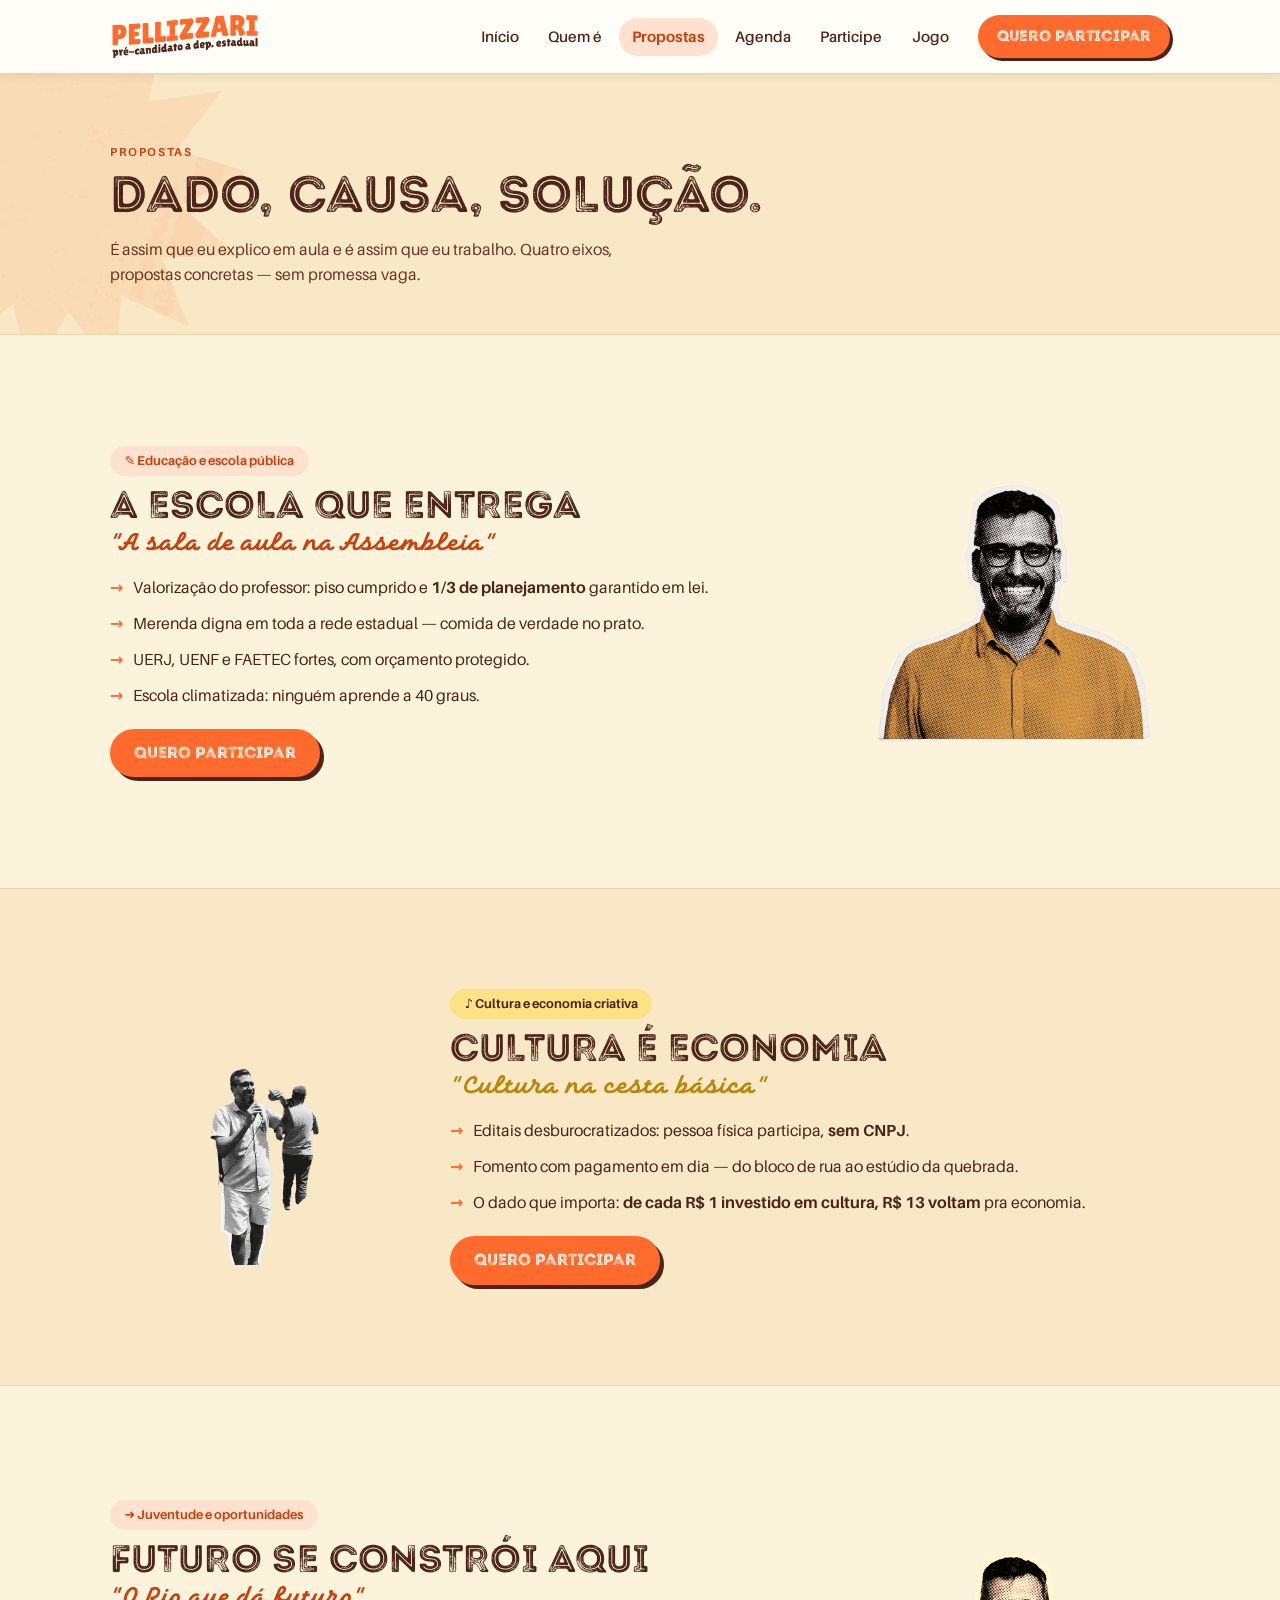
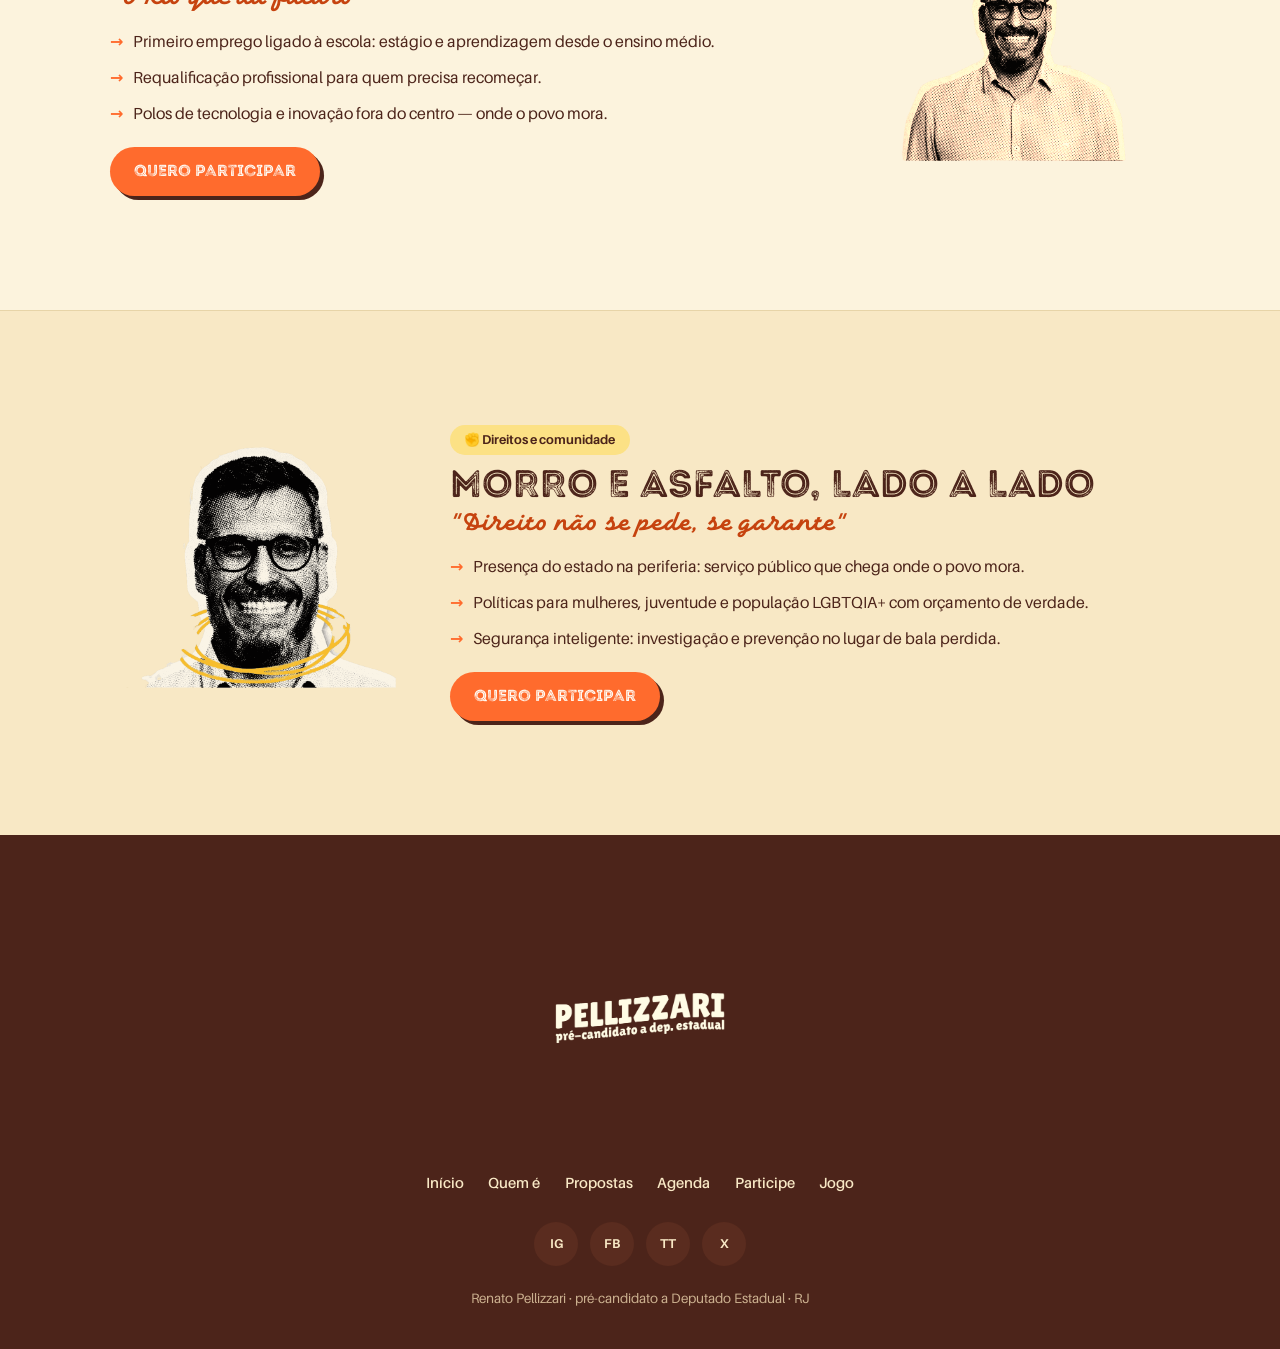
<file: propostas/index.html>
<!DOCTYPE html>
<html lang="pt-BR">
<head>
<meta charset="utf-8">
<meta name="viewport" content="width=device-width, initial-scale=1">
<title>Propostas · Pellizzari — pré-campanha</title>
<meta name="description" content="Educação, cultura, oportunidades e direitos: as propostas de Renato Pellizzari para o Rio — dado, causa e solução.">
<meta property="og:type" content="website">
<meta property="og:title" content="Propostas — Renato Pellizzari">
<meta property="og:description" content="Educação, cultura, oportunidades e direitos: as propostas de Renato Pellizzari para o Rio — dado, causa e solução.">
<meta property="og:url" content="https://renatopellizzari.com.br/propostas/">
<meta property="og:image" content="https://renatopellizzari.com.br/assets/og.png">
<meta name="twitter:card" content="summary_large_image">
<link rel="stylesheet" href="/assets/styles.css">
<script src="/assets/dc-compat.js" defer></script>
</head>
<body>
<main lang="pt-BR" style="overflow-x:hidden">

  <header class="site-header">
    <div class="sh-inner">
      <a href="/" class="sh-logo" aria-label="Página inicial Pellizzari"><img src="/assets/img/logo-principal.png" alt="Pellizzari"></a>
      <nav class="sh-nav" aria-label="Menu principal">
        <a href="/">Início</a>
        <a href="/quem-e/">Quem é</a>
        <a href="/propostas/" class="active">Propostas</a>
        <a href="/agenda/">Agenda</a>
        <a href="/participe/">Participe</a>
        <a href="/jogo/">Jogo</a>
      </nav>
      <a href="/participe/" class="sh-cta">Quero participar</a>
      <button type="button" class="sh-burger" aria-label="Abrir menu" aria-expanded="false">☰</button>
    </div>
    <nav class="sh-mobile" aria-label="Menu móvel">
      <a href="/">Início</a>
      <a href="/quem-e/">Quem é</a>
      <a href="/propostas/" class="active">Propostas</a>
      <a href="/agenda/">Agenda</a>
      <a href="/participe/">Participe</a>
      <a href="/jogo/">Jogo</a>
    </nav>
  </header>

  <!-- INTRO -->
  <section style="background:#f8e8c5;padding:64px 22px 48px;position:relative;overflow:hidden">
    <img src="/assets/img/sunburst-laranja.png" alt="" aria-hidden="true" style="position:absolute;left:-160px;top:-180px;width:clamp(280px,34vw,460px);opacity:.14;pointer-events:none">
    <div style="max-width:1060px;margin:0 auto;position:relative;z-index:1">
      <span style="font-weight:800;font-size:.72rem;text-transform:uppercase;letter-spacing:.14em;color:#c6430f">Propostas</span>
      <h1 style="font-family:'Intro Rust',sans-serif;font-weight:700;text-transform:uppercase;font-size:clamp(2rem,5.5vw,3.2rem);line-height:1.03;margin:.3rem 0 1rem;color:#4c241a">Dado, causa, solução.</h1>
      <p style="margin:0;color:#6b3626;max-width:60ch">É assim que eu explico em aula e é assim que eu trabalho. Quatro eixos, propostas concretas — sem promessa vaga.</p>
    </div>
  </section>

  <!-- EIXO 1: EDUCAÇÃO -->
  <section id="educacao" style="background:#fcf3dd;border-top:1px solid #e7d4a8;padding:64px 22px;scroll-margin-top:80px">
    <div style="max-width:1060px;margin:0 auto;display:flex;flex-wrap:wrap;align-items:center;gap:40px">
      <div style="flex:1 1 380px;min-width:280px">
        <span style="font-weight:700;font-size:.8rem;border-radius:999px;padding:.32rem .9rem;background:#ffe1d0;color:#c6430f;display:inline-flex">✎ Educação e escola pública</span>
        <h2 style="font-family:'Intro Rust',sans-serif;font-weight:700;text-transform:uppercase;font-size:clamp(1.6rem,4.5vw,2.4rem);line-height:1.05;margin:.6rem 0 .3rem;color:#4c241a">A escola que entrega</h2>
        <p style="font-family:'TT Backwards Script',cursive;font-size:1.5rem;color:#c6430f;margin:0 0 1rem;line-height:1.2">"A sala de aula na Assembleia"</p>
        <ul style="margin:0;padding:0;list-style:none;display:flex;flex-direction:column;gap:.7rem;color:#4c241a">
          <li style="display:flex;gap:.6rem"><span style="color:#ff6b2d;font-weight:800">→</span><span>Valorização do professor: piso cumprido e <strong>1/3 de planejamento</strong> garantido em lei.</span></li>
          <li style="display:flex;gap:.6rem"><span style="color:#ff6b2d;font-weight:800">→</span><span>Merenda digna em toda a rede estadual — comida de verdade no prato.</span></li>
          <li style="display:flex;gap:.6rem"><span style="color:#ff6b2d;font-weight:800">→</span><span>UERJ, UENF e FAETEC fortes, com orçamento protegido.</span></li>
          <li style="display:flex;gap:.6rem"><span style="color:#ff6b2d;font-weight:800">→</span><span>Escola climatizada: ninguém aprende a 40 graus.</span></li>
        </ul>
        <a href="/participe/" style="font-family:'Intro Rust',sans-serif;font-weight:700;font-size:1rem;background:#ff6b2d;color:#fffdf7;border-radius:999px;padding:.75rem 1.5rem;text-decoration:none;display:inline-flex;box-shadow:4px 4px 0 #4c241a;margin-top:1.3rem" style-hover="background:#f0561a;color:#fffdf7" style-active="transform:translate(2px,2px);box-shadow:2px 2px 0 #4c241a">Quero participar</a>
      </div>
      <div style="flex:0 1 300px;min-width:220px;margin:0 auto;display:flex;justify-content:center">
        <img src="/assets/img/busto-amarelo.png" alt="Renato Pellizzari de camisa amarela" style="width:min(100%,300px);display:block">
      </div>
    </div>
  </section>

  <!-- EIXO 2: CULTURA -->
  <section id="cultura" style="background:#f8e8c5;border-top:1px solid #e7d4a8;padding:64px 22px;scroll-margin-top:80px">
    <div style="max-width:1060px;margin:0 auto;display:flex;flex-wrap:wrap-reverse;align-items:center;gap:40px">
      <div style="flex:0 1 300px;min-width:220px;margin:0 auto;display:flex;justify-content:center">
        <img src="/assets/img/corpo-microfone.png" alt="Renato Pellizzari ao microfone" style="width:min(100%,260px);display:block">
      </div>
      <div style="flex:1 1 380px;min-width:280px">
        <span style="font-weight:700;font-size:.8rem;border-radius:999px;padding:.32rem .9rem;background:#fce185;color:#4c241a;display:inline-flex">♪ Cultura e economia criativa</span>
        <h2 style="font-family:'Intro Rust',sans-serif;font-weight:700;text-transform:uppercase;font-size:clamp(1.6rem,4.5vw,2.4rem);line-height:1.05;margin:.6rem 0 .3rem;color:#4c241a">Cultura é economia</h2>
        <p style="font-family:'TT Backwards Script',cursive;font-size:1.5rem;color:#b8860b;margin:0 0 1rem;line-height:1.2">"Cultura na cesta básica"</p>
        <ul style="margin:0;padding:0;list-style:none;display:flex;flex-direction:column;gap:.7rem;color:#4c241a">
          <li style="display:flex;gap:.6rem"><span style="color:#ff6b2d;font-weight:800">→</span><span>Editais desburocratizados: pessoa física participa, <strong>sem CNPJ</strong>.</span></li>
          <li style="display:flex;gap:.6rem"><span style="color:#ff6b2d;font-weight:800">→</span><span>Fomento com pagamento em dia — do bloco de rua ao estúdio da quebrada.</span></li>
          <li style="display:flex;gap:.6rem"><span style="color:#ff6b2d;font-weight:800">→</span><span>O dado que importa: <strong>de cada R$ 1 investido em cultura, R$ 13 voltam</strong> pra economia.</span></li>
        </ul>
        <a href="/participe/" style="font-family:'Intro Rust',sans-serif;font-weight:700;font-size:1rem;background:#ff6b2d;color:#fffdf7;border-radius:999px;padding:.75rem 1.5rem;text-decoration:none;display:inline-flex;box-shadow:4px 4px 0 #4c241a;margin-top:1.3rem" style-hover="background:#f0561a;color:#fffdf7" style-active="transform:translate(2px,2px);box-shadow:2px 2px 0 #4c241a">Quero participar</a>
      </div>
    </div>
  </section>

  <!-- EIXO 3: OPORTUNIDADES -->
  <section id="oportunidades" style="background:#fcf3dd;border-top:1px solid #e7d4a8;padding:64px 22px;scroll-margin-top:80px">
    <div style="max-width:1060px;margin:0 auto;display:flex;flex-wrap:wrap;align-items:center;gap:40px">
      <div style="flex:1 1 380px;min-width:280px">
        <span style="font-weight:700;font-size:.8rem;border-radius:999px;padding:.32rem .9rem;background:#ffe1d0;color:#c6430f;display:inline-flex">➜ Juventude e oportunidades</span>
        <h2 style="font-family:'Intro Rust',sans-serif;font-weight:700;text-transform:uppercase;font-size:clamp(1.6rem,4.5vw,2.4rem);line-height:1.05;margin:.6rem 0 .3rem;color:#4c241a">Futuro se constrói aqui</h2>
        <p style="font-family:'TT Backwards Script',cursive;font-size:1.5rem;color:#c6430f;margin:0 0 1rem;line-height:1.2">"O Rio que dá futuro"</p>
        <ul style="margin:0;padding:0;list-style:none;display:flex;flex-direction:column;gap:.7rem;color:#4c241a">
          <li style="display:flex;gap:.6rem"><span style="color:#ff6b2d;font-weight:800">→</span><span>Primeiro emprego ligado à escola: estágio e aprendizagem desde o ensino médio.</span></li>
          <li style="display:flex;gap:.6rem"><span style="color:#ff6b2d;font-weight:800">→</span><span>Requalificação profissional para quem precisa recomeçar.</span></li>
          <li style="display:flex;gap:.6rem"><span style="color:#ff6b2d;font-weight:800">→</span><span>Polos de tecnologia e inovação fora do centro — onde o povo mora.</span></li>
        </ul>
        <a href="/participe/" style="font-family:'Intro Rust',sans-serif;font-weight:700;font-size:1rem;background:#ff6b2d;color:#fffdf7;border-radius:999px;padding:.75rem 1.5rem;text-decoration:none;display:inline-flex;box-shadow:4px 4px 0 #4c241a;margin-top:1.3rem" style-hover="background:#f0561a;color:#fffdf7" style-active="transform:translate(2px,2px);box-shadow:2px 2px 0 #4c241a">Quero participar</a>
      </div>
      <div style="flex:0 1 300px;min-width:220px;margin:0 auto;display:flex;justify-content:center">
        <img src="/assets/img/busto-pb.png" alt="Renato Pellizzari em retrato preto e branco" style="width:min(100%,280px);display:block;filter:sepia(.55) saturate(1.6) hue-rotate(-18deg)">
      </div>
    </div>
  </section>

  <!-- EIXO 4: DIREITOS -->
  <section id="direitos" style="background:#f8e8c5;border-top:1px solid #e7d4a8;padding:64px 22px;scroll-margin-top:80px">
    <div style="max-width:1060px;margin:0 auto;display:flex;flex-wrap:wrap-reverse;align-items:center;gap:40px">
      <div style="flex:0 1 300px;min-width:220px;margin:0 auto;display:flex;justify-content:center">
        <img src="/assets/img/rosto-rabisco.png" alt="Retrato de Renato Pellizzari com traços desenhados" style="width:min(100%,280px);display:block">
      </div>
      <div style="flex:1 1 380px;min-width:280px">
        <span style="font-weight:700;font-size:.8rem;border-radius:999px;padding:.32rem .9rem;background:#fce185;color:#4c241a;display:inline-flex">✊ Direitos e comunidade</span>
        <h2 style="font-family:'Intro Rust',sans-serif;font-weight:700;text-transform:uppercase;font-size:clamp(1.6rem,4.5vw,2.4rem);line-height:1.05;margin:.6rem 0 .3rem;color:#4c241a">Morro e asfalto, lado a lado</h2>
        <p style="font-family:'TT Backwards Script',cursive;font-size:1.5rem;color:#c6430f;margin:0 0 1rem;line-height:1.2">"Direito não se pede, se garante"</p>
        <ul style="margin:0;padding:0;list-style:none;display:flex;flex-direction:column;gap:.7rem;color:#4c241a">
          <li style="display:flex;gap:.6rem"><span style="color:#ff6b2d;font-weight:800">→</span><span>Presença do estado na periferia: serviço público que chega onde o povo mora.</span></li>
          <li style="display:flex;gap:.6rem"><span style="color:#ff6b2d;font-weight:800">→</span><span>Políticas para mulheres, juventude e população LGBTQIA+ com orçamento de verdade.</span></li>
          <li style="display:flex;gap:.6rem"><span style="color:#ff6b2d;font-weight:800">→</span><span>Segurança inteligente: investigação e prevenção no lugar de bala perdida.</span></li>
        </ul>
        <a href="/participe/" style="font-family:'Intro Rust',sans-serif;font-weight:700;font-size:1rem;background:#ff6b2d;color:#fffdf7;border-radius:999px;padding:.75rem 1.5rem;text-decoration:none;display:inline-flex;box-shadow:4px 4px 0 #4c241a;margin-top:1.3rem" style-hover="background:#f0561a;color:#fffdf7" style-active="transform:translate(2px,2px);box-shadow:2px 2px 0 #4c241a">Quero participar</a>
      </div>
    </div>
  </section>

  <footer class="site-footer">
    <div class="sf-inner">
      <img src="/assets/img/logo-pellizzari-creme.png" alt="Pellizzari">
      <nav class="sf-nav" aria-label="Menu do rodapé">
        <a href="/">Início</a>
        <a href="/quem-e/">Quem é</a>
        <a href="/propostas/">Propostas</a>
        <a href="/agenda/">Agenda</a>
        <a href="/participe/">Participe</a>
        <a href="/jogo/">Jogo</a>
      </nav>
      <div class="sf-social">
        <a href="https://www.instagram.com/renatopellizzari/" target="_blank" rel="noopener" aria-label="Instagram">IG</a>
        <a href="https://www.facebook.com/renato.pellizzari" target="_blank" rel="noopener" aria-label="Facebook">FB</a>
        <a href="https://www.tiktok.com/@repellizzari" target="_blank" rel="noopener" aria-label="TikTok">TT</a>
        <a href="https://x.com/repellizzari" target="_blank" rel="noopener" aria-label="X">X</a>
      </div>
      <p class="sf-legal">Renato Pellizzari · pré-candidato a Deputado Estadual · RJ</p>
    </div>
  </footer>

</main>
</body>
</html>
</file>
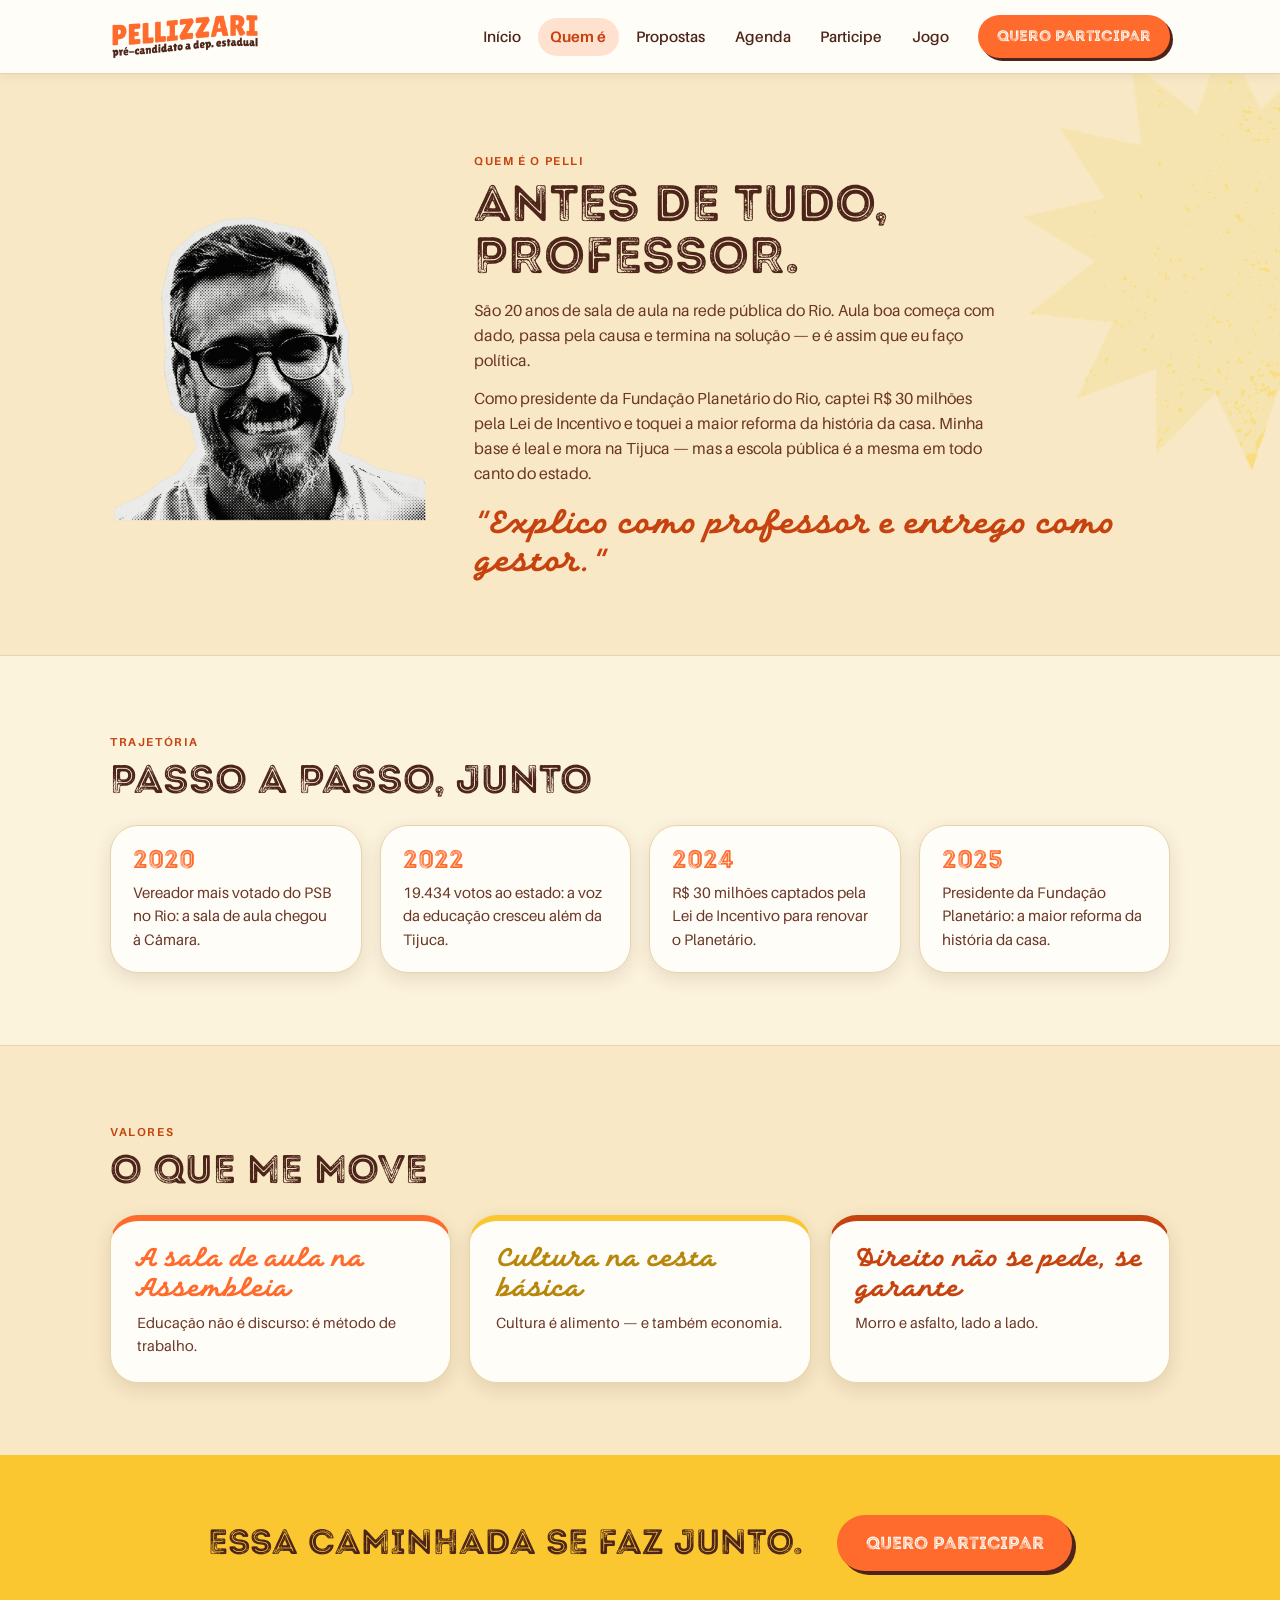
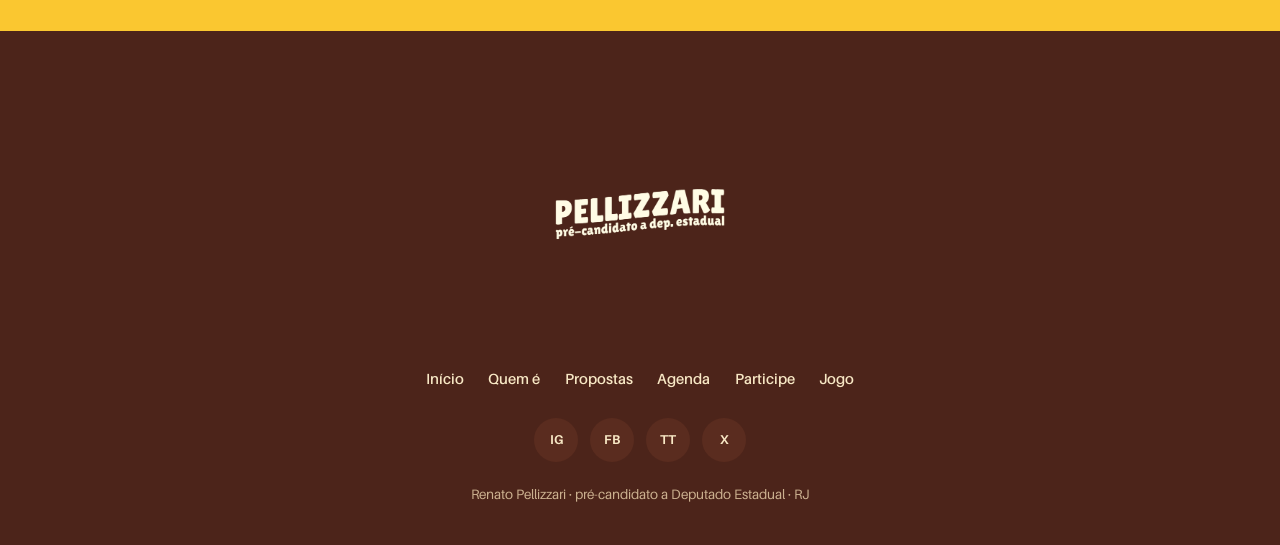
<file: quem-e/index.html>
<!DOCTYPE html>
<html lang="pt-BR">
<head>
<meta charset="utf-8">
<meta name="viewport" content="width=device-width, initial-scale=1">
<title>Quem é · Pellizzari — pré-campanha</title>
<meta name="description" content="Antes de tudo, professor. 20 anos de sala de aula e a gestão que entregou a maior reforma do Planetário. Conheça a trajetória do Pelli.">
<meta property="og:type" content="website">
<meta property="og:title" content="Quem é o Pelli — Renato Pellizzari">
<meta property="og:description" content="Antes de tudo, professor. 20 anos de sala de aula e a gestão que entregou a maior reforma do Planetário. Conheça a trajetória do Pelli.">
<meta property="og:url" content="https://renatopellizzari.com.br/quem-e/">
<meta property="og:image" content="https://renatopellizzari.com.br/assets/og.png">
<meta name="twitter:card" content="summary_large_image">
<link rel="stylesheet" href="/assets/styles.css">
<script src="/assets/dc-compat.js" defer></script>
</head>
<body>
<main lang="pt-BR" style="overflow-x:hidden">

  <header class="site-header">
    <div class="sh-inner">
      <a href="/" class="sh-logo" aria-label="Página inicial Pellizzari"><img src="/assets/img/logo-principal.png" alt="Pellizzari"></a>
      <nav class="sh-nav" aria-label="Menu principal">
        <a href="/">Início</a>
        <a href="/quem-e/" class="active">Quem é</a>
        <a href="/propostas/">Propostas</a>
        <a href="/agenda/">Agenda</a>
        <a href="/participe/">Participe</a>
        <a href="/jogo/">Jogo</a>
      </nav>
      <a href="/participe/" class="sh-cta">Quero participar</a>
      <button type="button" class="sh-burger" aria-label="Abrir menu" aria-expanded="false">☰</button>
    </div>
    <nav class="sh-mobile" aria-label="Menu móvel">
      <a href="/">Início</a>
      <a href="/quem-e/" class="active">Quem é</a>
      <a href="/propostas/">Propostas</a>
      <a href="/agenda/">Agenda</a>
      <a href="/participe/">Participe</a>
      <a href="/jogo/">Jogo</a>
    </nav>
  </header>

  <!-- BIO -->
  <section style="background:#f8e8c5;padding:64px 22px;position:relative;overflow:hidden">
    <img src="/assets/img/sunburst-amarelo.png" alt="" aria-hidden="true" style="position:absolute;right:clamp(-240px,-16vw,-130px);top:-160px;width:clamp(280px,38vw,480px);opacity:.5;pointer-events:none;transform:rotate(14deg)">
    <div style="max-width:1060px;margin:0 auto;display:flex;flex-wrap:wrap;align-items:center;gap:44px;position:relative;z-index:1">
      <div style="flex:0 1 320px;min-width:230px;margin:0 auto;display:flex;justify-content:center">
        <img src="/assets/img/rosto-close.png" alt="Rosto de Renato Pellizzari em close" style="width:min(100%,320px);display:block">
      </div>
      <div style="flex:1 1 360px;min-width:280px">
        <span style="font-weight:800;font-size:.72rem;text-transform:uppercase;letter-spacing:.14em;color:#c6430f">Quem é o Pelli</span>
        <h1 style="font-family:'Intro Rust',sans-serif;font-weight:700;text-transform:uppercase;font-size:clamp(2rem,5.5vw,3.2rem);line-height:1.03;margin:.3rem 0 1rem;color:#4c241a">Antes de tudo, professor.</h1>
        <p style="margin:0 0 14px;color:#6b3626;max-width:58ch">São 20 anos de sala de aula na rede pública do Rio. Aula boa começa com dado, passa pela causa e termina na solução — e é assim que eu faço política.</p>
        <p style="margin:0 0 14px;color:#6b3626;max-width:58ch">Como presidente da Fundação Planetário do Rio, captei R$ 30 milhões pela Lei de Incentivo e toquei a maior reforma da história da casa. Minha base é leal e mora na Tijuca — mas a escola pública é a mesma em todo canto do estado.</p>
        <p style="font-family:'TT Backwards Script',cursive;font-size:clamp(1.5rem,4vw,2rem);color:#c6430f;margin:20px 0 0;line-height:1.2">"Explico como professor e entrego como gestor."</p>
      </div>
    </div>
  </section>

  <!-- LINHA DO TEMPO -->
  <section style="background:#fcf3dd;border-top:1px solid #e7d4a8;border-bottom:1px solid #e7d4a8;padding:72px 22px">
    <div style="max-width:1060px;margin:0 auto">
      <span style="font-weight:800;font-size:.72rem;text-transform:uppercase;letter-spacing:.14em;color:#c6430f">Trajetória</span>
      <h2 style="font-family:'Intro Rust',sans-serif;font-weight:700;text-transform:uppercase;font-size:clamp(1.7rem,4.5vw,2.5rem);line-height:1.05;margin:.3rem 0 1.6rem;color:#4c241a">Passo a passo, junto</h2>
      <div style="display:grid;grid-template-columns:repeat(auto-fit,minmax(220px,1fr));gap:18px">
        <article style="background:#fffdf7;border:1px solid #e7d4a8;border-radius:28px;padding:1.3rem 1.4rem;box-shadow:0 6px 18px rgba(74,36,26,.12);display:flex;flex-direction:column;gap:.5rem">
          <span style="font-family:'Intro Rust',sans-serif;font-weight:700;font-size:1.6rem;color:#ff6b2d;line-height:1">2020</span>
          <p style="margin:0;font-size:.95rem;color:#6b3626">Vereador mais votado do PSB no Rio: a sala de aula chegou à Câmara.</p>
        </article>
        <article style="background:#fffdf7;border:1px solid #e7d4a8;border-radius:28px;padding:1.3rem 1.4rem;box-shadow:0 6px 18px rgba(74,36,26,.12);display:flex;flex-direction:column;gap:.5rem">
          <span style="font-family:'Intro Rust',sans-serif;font-weight:700;font-size:1.6rem;color:#ff6b2d;line-height:1">2022</span>
          <p style="margin:0;font-size:.95rem;color:#6b3626">19.434 votos ao estado: a voz da educação cresceu além da Tijuca.</p>
        </article>
        <article style="background:#fffdf7;border:1px solid #e7d4a8;border-radius:28px;padding:1.3rem 1.4rem;box-shadow:0 6px 18px rgba(74,36,26,.12);display:flex;flex-direction:column;gap:.5rem">
          <span style="font-family:'Intro Rust',sans-serif;font-weight:700;font-size:1.6rem;color:#ff6b2d;line-height:1">2024</span>
          <p style="margin:0;font-size:.95rem;color:#6b3626">R$ 30 milhões captados pela Lei de Incentivo para renovar o Planetário.</p>
        </article>
        <article style="background:#fffdf7;border:1px solid #e7d4a8;border-radius:28px;padding:1.3rem 1.4rem;box-shadow:0 6px 18px rgba(74,36,26,.12);display:flex;flex-direction:column;gap:.5rem">
          <span style="font-family:'Intro Rust',sans-serif;font-weight:700;font-size:1.6rem;color:#ff6b2d;line-height:1">2025</span>
          <p style="margin:0;font-size:.95rem;color:#6b3626">Presidente da Fundação Planetário: a maior reforma da história da casa.</p>
        </article>
      </div>
    </div>
  </section>

  <!-- VALORES -->
  <section style="background:#f8e8c5;padding:72px 22px">
    <div style="max-width:1060px;margin:0 auto">
      <span style="font-weight:800;font-size:.72rem;text-transform:uppercase;letter-spacing:.14em;color:#c6430f">Valores</span>
      <h2 style="font-family:'Intro Rust',sans-serif;font-weight:700;text-transform:uppercase;font-size:clamp(1.7rem,4.5vw,2.5rem);line-height:1.05;margin:.3rem 0 1.6rem;color:#4c241a">O que me move</h2>
      <div style="display:grid;grid-template-columns:repeat(auto-fit,minmax(240px,1fr));gap:18px">
        <div style="background:#fffdf7;border:1px solid #e7d4a8;border-radius:28px;padding:1.5rem 1.6rem;box-shadow:0 6px 18px rgba(74,36,26,.12);border-top:6px solid #ff6b2d">
          <p style="font-family:'TT Backwards Script',cursive;font-size:1.6rem;color:#ff6b2d;margin:0 0 .5rem;line-height:1.15">A sala de aula na Assembleia</p>
          <p style="margin:0;font-size:.92rem;color:#6b3626">Educação não é discurso: é método de trabalho.</p>
        </div>
        <div style="background:#fffdf7;border:1px solid #e7d4a8;border-radius:28px;padding:1.5rem 1.6rem;box-shadow:0 6px 18px rgba(74,36,26,.12);border-top:6px solid #fac730">
          <p style="font-family:'TT Backwards Script',cursive;font-size:1.6rem;color:#b8860b;margin:0 0 .5rem;line-height:1.15">Cultura na cesta básica</p>
          <p style="margin:0;font-size:.92rem;color:#6b3626">Cultura é alimento — e também economia.</p>
        </div>
        <div style="background:#fffdf7;border:1px solid #e7d4a8;border-radius:28px;padding:1.5rem 1.6rem;box-shadow:0 6px 18px rgba(74,36,26,.12);border-top:6px solid #c6430f">
          <p style="font-family:'TT Backwards Script',cursive;font-size:1.6rem;color:#c6430f;margin:0 0 .5rem;line-height:1.15">Direito não se pede, se garante</p>
          <p style="margin:0;font-size:.92rem;color:#6b3626">Morro e asfalto, lado a lado.</p>
        </div>
      </div>
    </div>
  </section>

  <!-- CTA -->
  <section style="background:#fac730;padding:60px 22px">
    <div style="max-width:1060px;margin:0 auto;display:flex;flex-wrap:wrap;align-items:center;justify-content:center;gap:18px 34px;text-align:center">
      <h2 style="font-family:'Intro Rust',sans-serif;font-weight:700;text-transform:uppercase;font-size:clamp(1.5rem,4.5vw,2.2rem);line-height:1.05;margin:0;color:#4c241a">Essa caminhada se faz junto.</h2>
      <a href="/participe/" style="font-family:'Intro Rust',sans-serif;font-weight:700;font-size:1.1rem;background:#ff6b2d;color:#fffdf7;border-radius:999px;padding:.9rem 1.8rem;text-decoration:none;display:inline-flex;box-shadow:4px 4px 0 #4c241a" style-hover="background:#f0561a;color:#fffdf7" style-active="transform:translate(2px,2px);box-shadow:2px 2px 0 #4c241a">Quero participar</a>
    </div>
  </section>

  <footer class="site-footer">
    <div class="sf-inner">
      <img src="/assets/img/logo-pellizzari-creme.png" alt="Pellizzari">
      <nav class="sf-nav" aria-label="Menu do rodapé">
        <a href="/">Início</a>
        <a href="/quem-e/">Quem é</a>
        <a href="/propostas/">Propostas</a>
        <a href="/agenda/">Agenda</a>
        <a href="/participe/">Participe</a>
        <a href="/jogo/">Jogo</a>
      </nav>
      <div class="sf-social">
        <a href="https://www.instagram.com/renatopellizzari/" target="_blank" rel="noopener" aria-label="Instagram">IG</a>
        <a href="https://www.facebook.com/renato.pellizzari" target="_blank" rel="noopener" aria-label="Facebook">FB</a>
        <a href="https://www.tiktok.com/@repellizzari" target="_blank" rel="noopener" aria-label="TikTok">TT</a>
        <a href="https://x.com/repellizzari" target="_blank" rel="noopener" aria-label="X">X</a>
      </div>
      <p class="sf-legal">Renato Pellizzari · pré-candidato a Deputado Estadual · RJ</p>
    </div>
  </footer>

</main>
</body>
</html>
</file>
<file: assets/styles.css>
/* ===== Fontes da marca (auto-hospedadas) ===== */
@font-face{font-family:"Intro Rust";src:url("fonts/IntroRust-Display.woff2") format("woff2");font-weight:400 900;font-display:swap}
@font-face{font-family:"Aileron";src:url("fonts/Aileron-Regular.woff2") format("woff2");font-weight:400;font-display:swap}
@font-face{font-family:"Aileron";src:url("fonts/Aileron-SemiBold.woff2") format("woff2");font-weight:600;font-display:swap}
@font-face{font-family:"Aileron";src:url("fonts/Aileron-Bold.woff2") format("woff2");font-weight:700 900;font-display:swap}
@font-face{font-family:"TT Backwards Script";src:url("fonts/TTBackwardsScript-Bold.woff2") format("woff2");font-weight:700;font-display:swap}

html{scroll-behavior:smooth}
body{margin:0;background:#f8e8c5;color:#4c241a;font-family:"Aileron",system-ui,sans-serif;line-height:1.55;-webkit-font-smoothing:antialiased}
a{color:#c6430f}a:hover{color:#ff6b2d}
:focus-visible{outline:3px solid #ff6b2d;outline-offset:2px}
img{max-width:100%}

/* ===== Header ===== */
.site-header{position:sticky;top:0;z-index:50;background:#fffdf7;border-bottom:1px solid #e7d4a8;box-shadow:0 2px 10px rgba(74,36,26,.07)}
.sh-inner{max-width:1060px;margin:0 auto;display:flex;align-items:center;gap:16px;padding:12px 22px}
.sh-logo{display:flex;flex-shrink:0}.sh-logo img{width:150px}
.sh-nav{display:flex;gap:4px;margin-left:auto;align-items:center}
.sh-nav a{font-weight:600;color:#4c241a;text-decoration:none;font-size:.95rem;padding:.45rem .8rem;border-radius:999px;transition:color .15s,background .15s}
.sh-nav a:hover{color:#c6430f}
.sh-nav a.active{font-weight:800;color:#c6430f;background:#ffe1d0}
.sh-cta{font-family:"Intro Rust",sans-serif;font-weight:700;font-size:.95rem;background:#ff6b2d;color:#fffdf7;border-radius:999px;padding:.6rem 1.2rem;text-decoration:none;white-space:nowrap;box-shadow:3px 3px 0 #4c241a;flex-shrink:0;transition:transform .1s,box-shadow .1s,background .12s}
.sh-cta:hover{background:#f0561a;color:#fffdf7}
.sh-cta:active{transform:translate(2px,2px);box-shadow:1px 1px 0 #4c241a}
.sh-burger{display:none;background:#fcf3dd;border:1px solid #e7d4a8;border-radius:12px;width:44px;height:44px;cursor:pointer;font-size:1.2rem;color:#4c241a;align-items:center;justify-content:center;flex-shrink:0}
.sh-mobile{display:none;flex-direction:column;padding:8px 22px 18px;gap:2px;background:#fffdf7;border-top:1px solid #e7d4a8}
.sh-mobile a{font-weight:600;color:#4c241a;text-decoration:none;font-size:1.05rem;padding:.7rem .4rem;border-bottom:1px solid #fcf3dd}
.sh-mobile a.active{color:#c6430f;font-weight:800}
.sh-mobile.open{display:flex}
@media (max-width:860px){
  .sh-nav{display:none}
  .sh-burger{display:flex}
  .sh-cta{margin-left:auto}
}

/* ===== Footer ===== */
.site-footer{background:#4c241a;padding:56px 22px 40px}
.sf-inner{max-width:1060px;margin:0 auto;display:flex;flex-direction:column;align-items:center;gap:22px;text-align:center}
.sf-inner>img{width:180px}
.sf-nav{display:flex;flex-wrap:wrap;justify-content:center;gap:4px 18px}
.sf-nav a{color:#f8e8c5;text-decoration:none;font-weight:600;font-size:.92rem;padding:.3rem .2rem}
.sf-nav a:hover{color:#fac730}
.sf-social{display:flex;gap:12px}
.sf-social a{width:44px;height:44px;border-radius:999px;background:#5a2c1f;color:#f8e8c5;display:flex;align-items:center;justify-content:center;text-decoration:none;font-weight:800;font-size:.8rem;transition:background .15s,color .15s}
.sf-social a:hover{background:#ff6b2d;color:#fffdf7}
.sf-legal{margin:0;color:#cbb08f;font-size:.85rem}

@media (prefers-reduced-motion:reduce){*{transition:none!important}}
</file>
